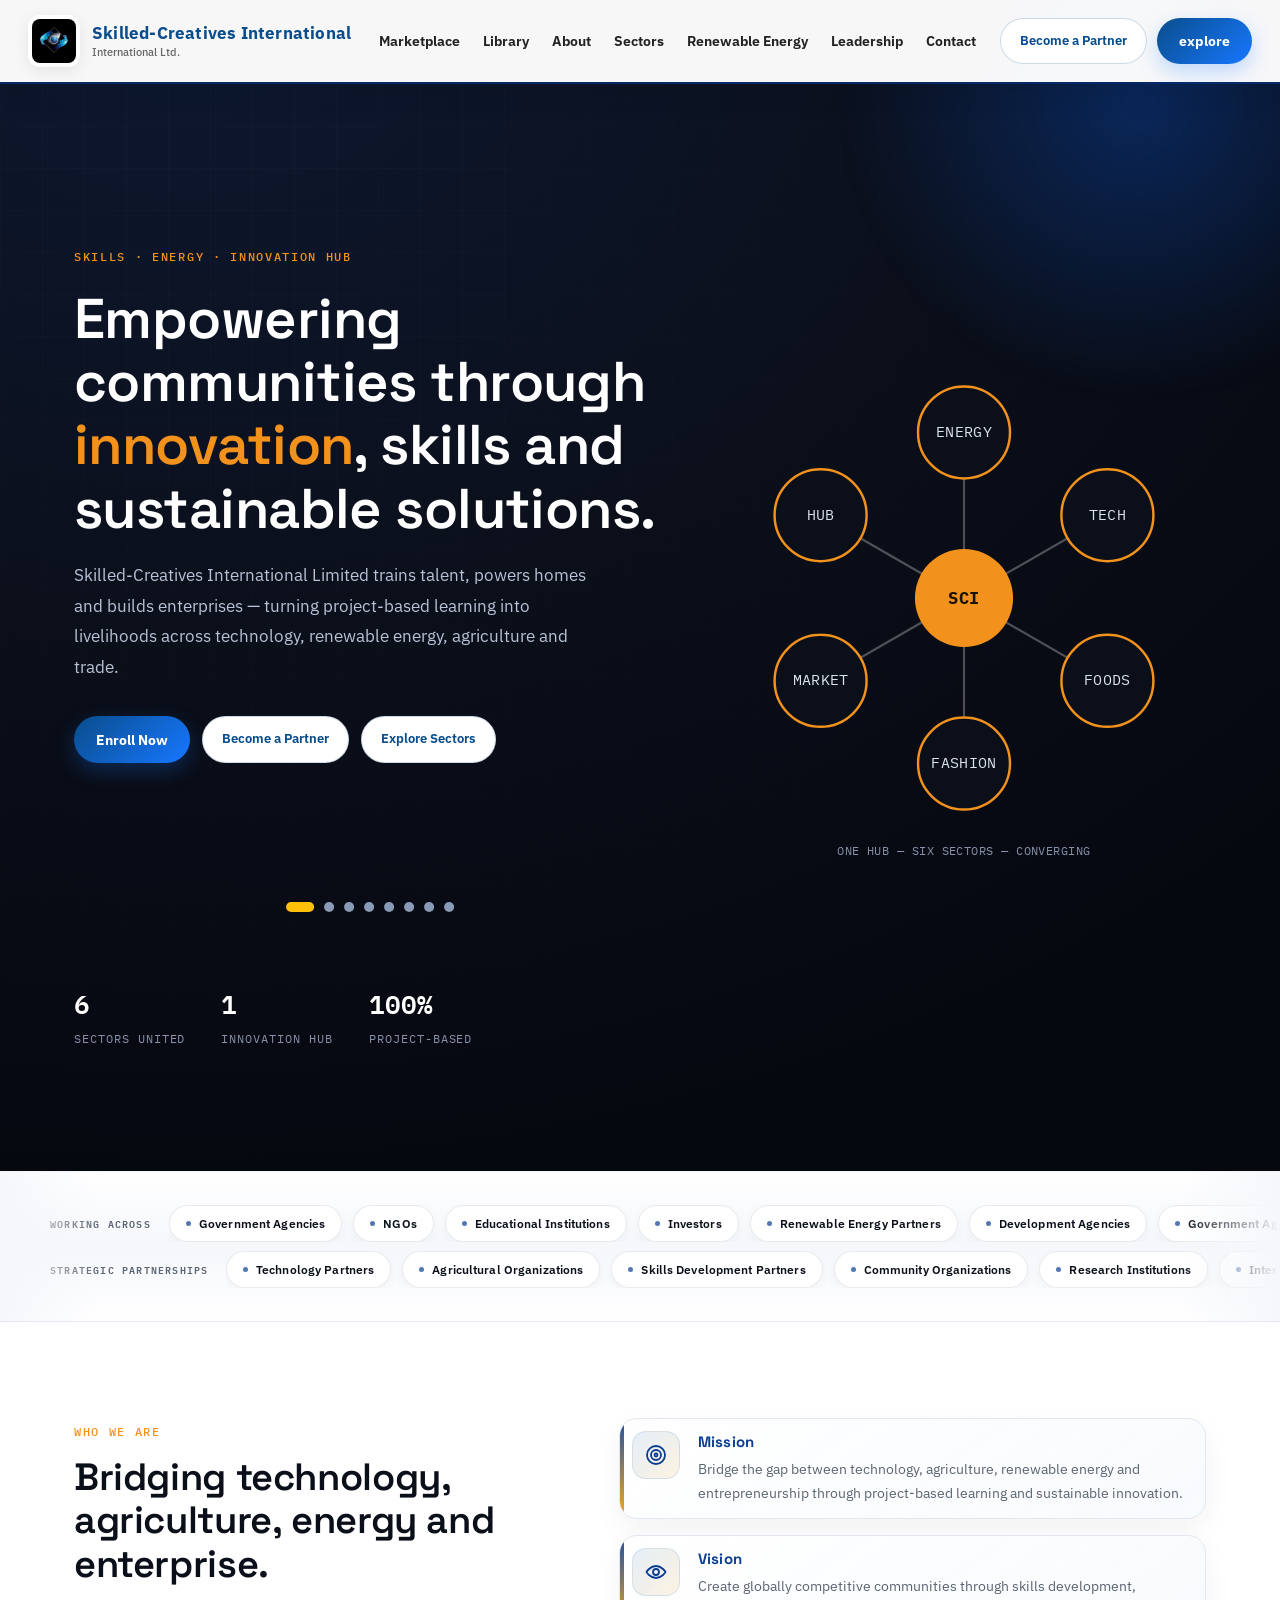
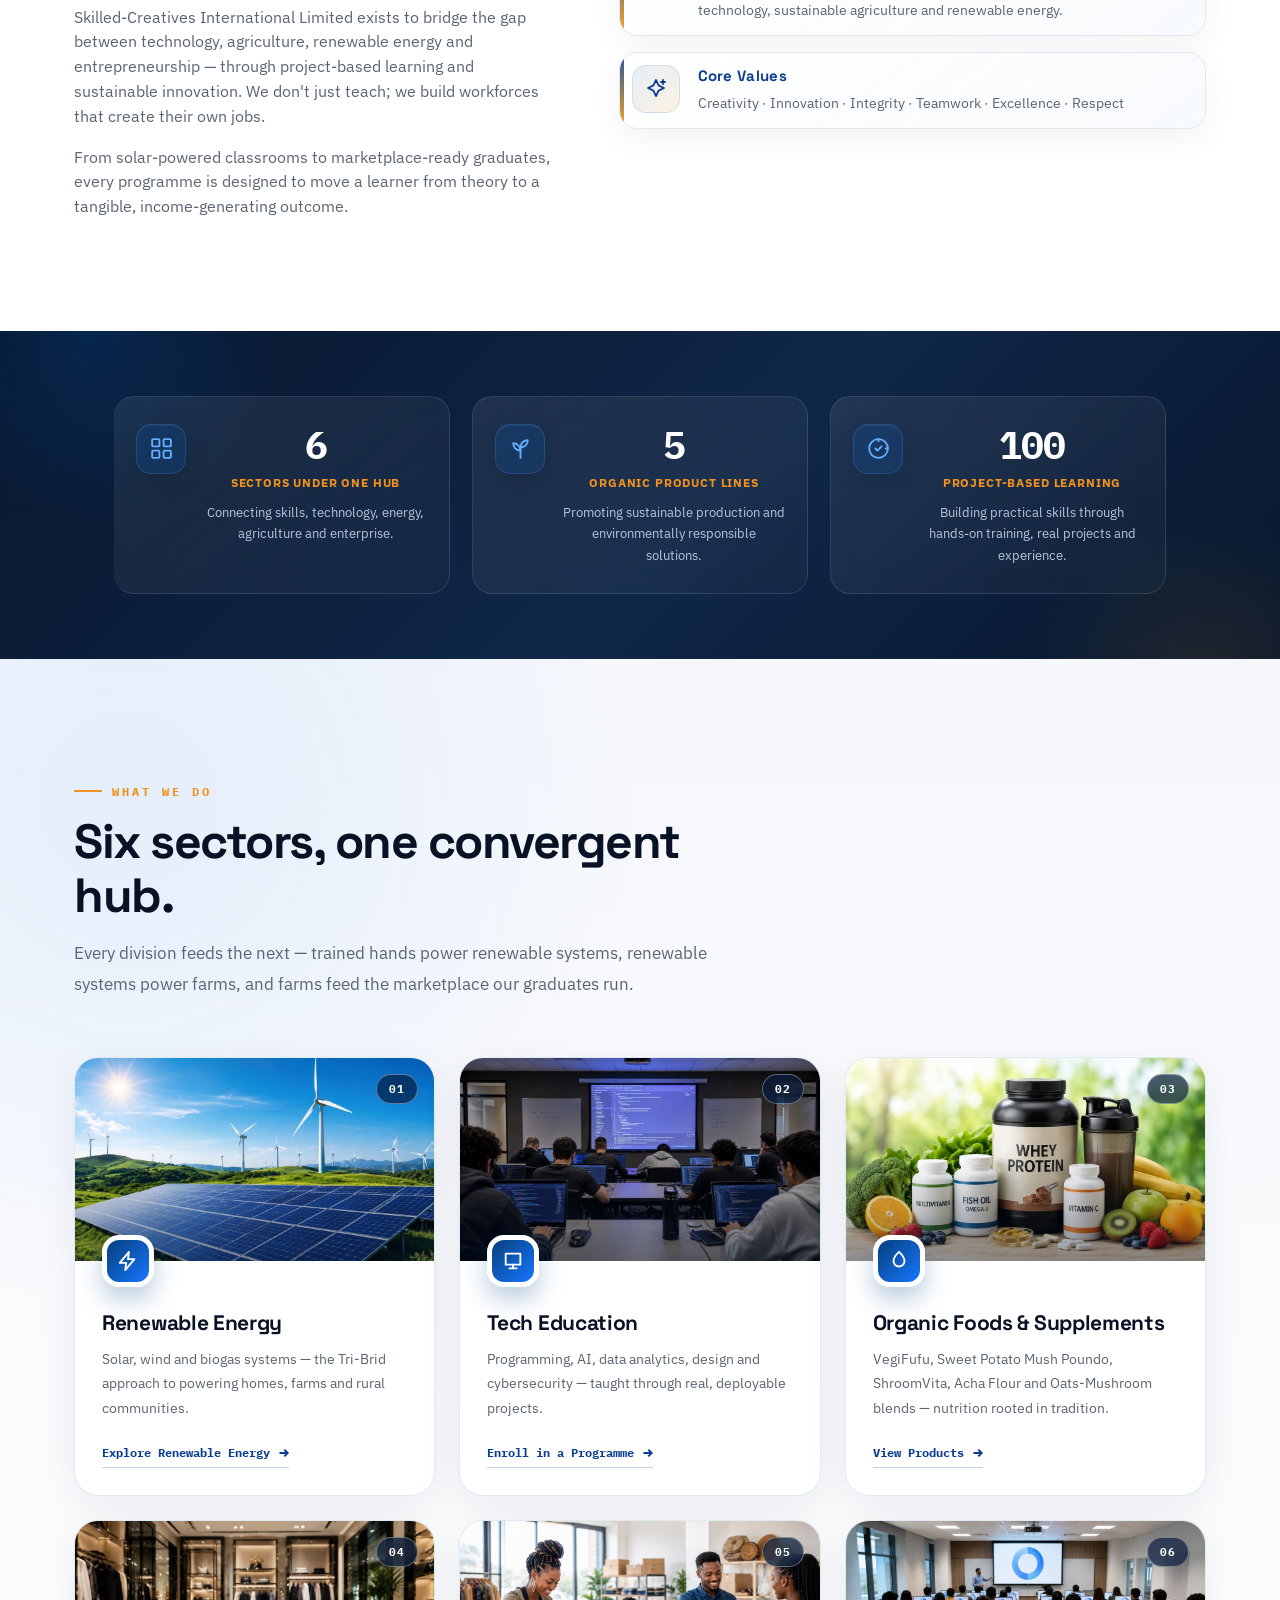
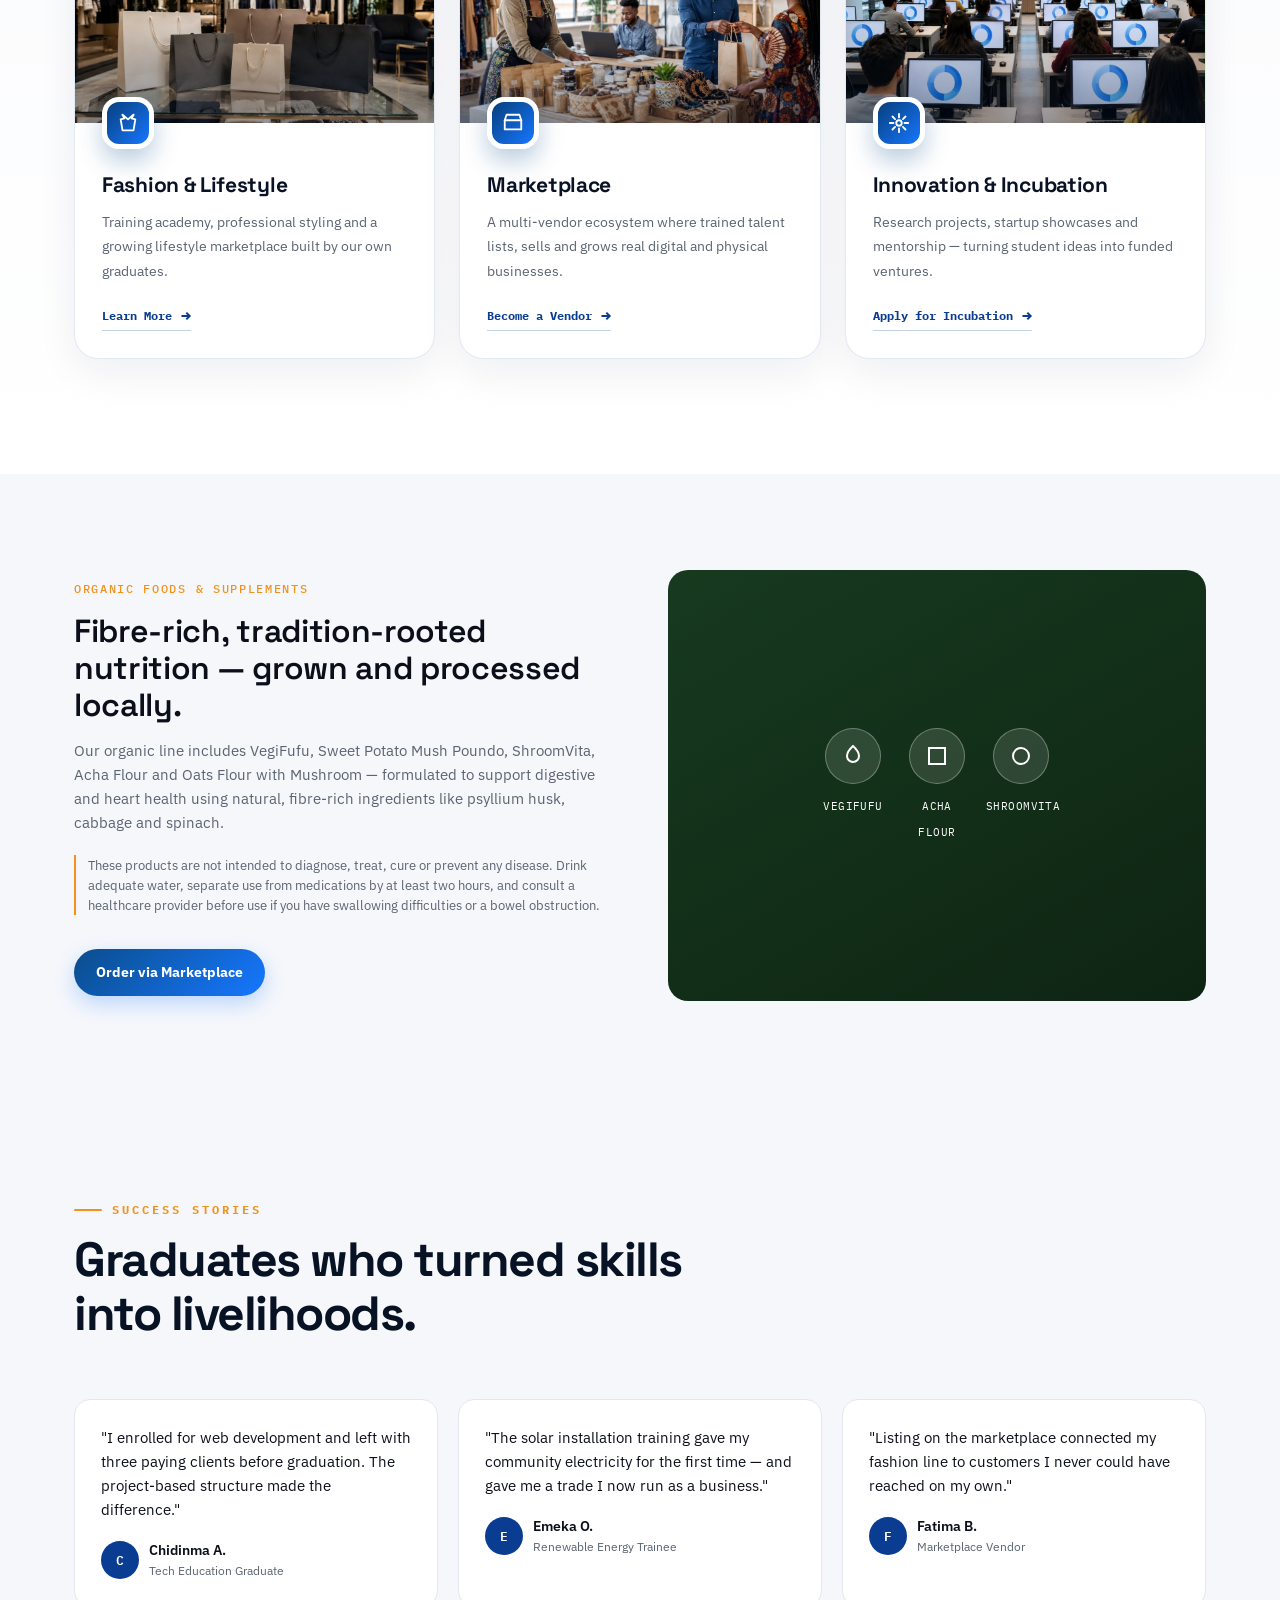
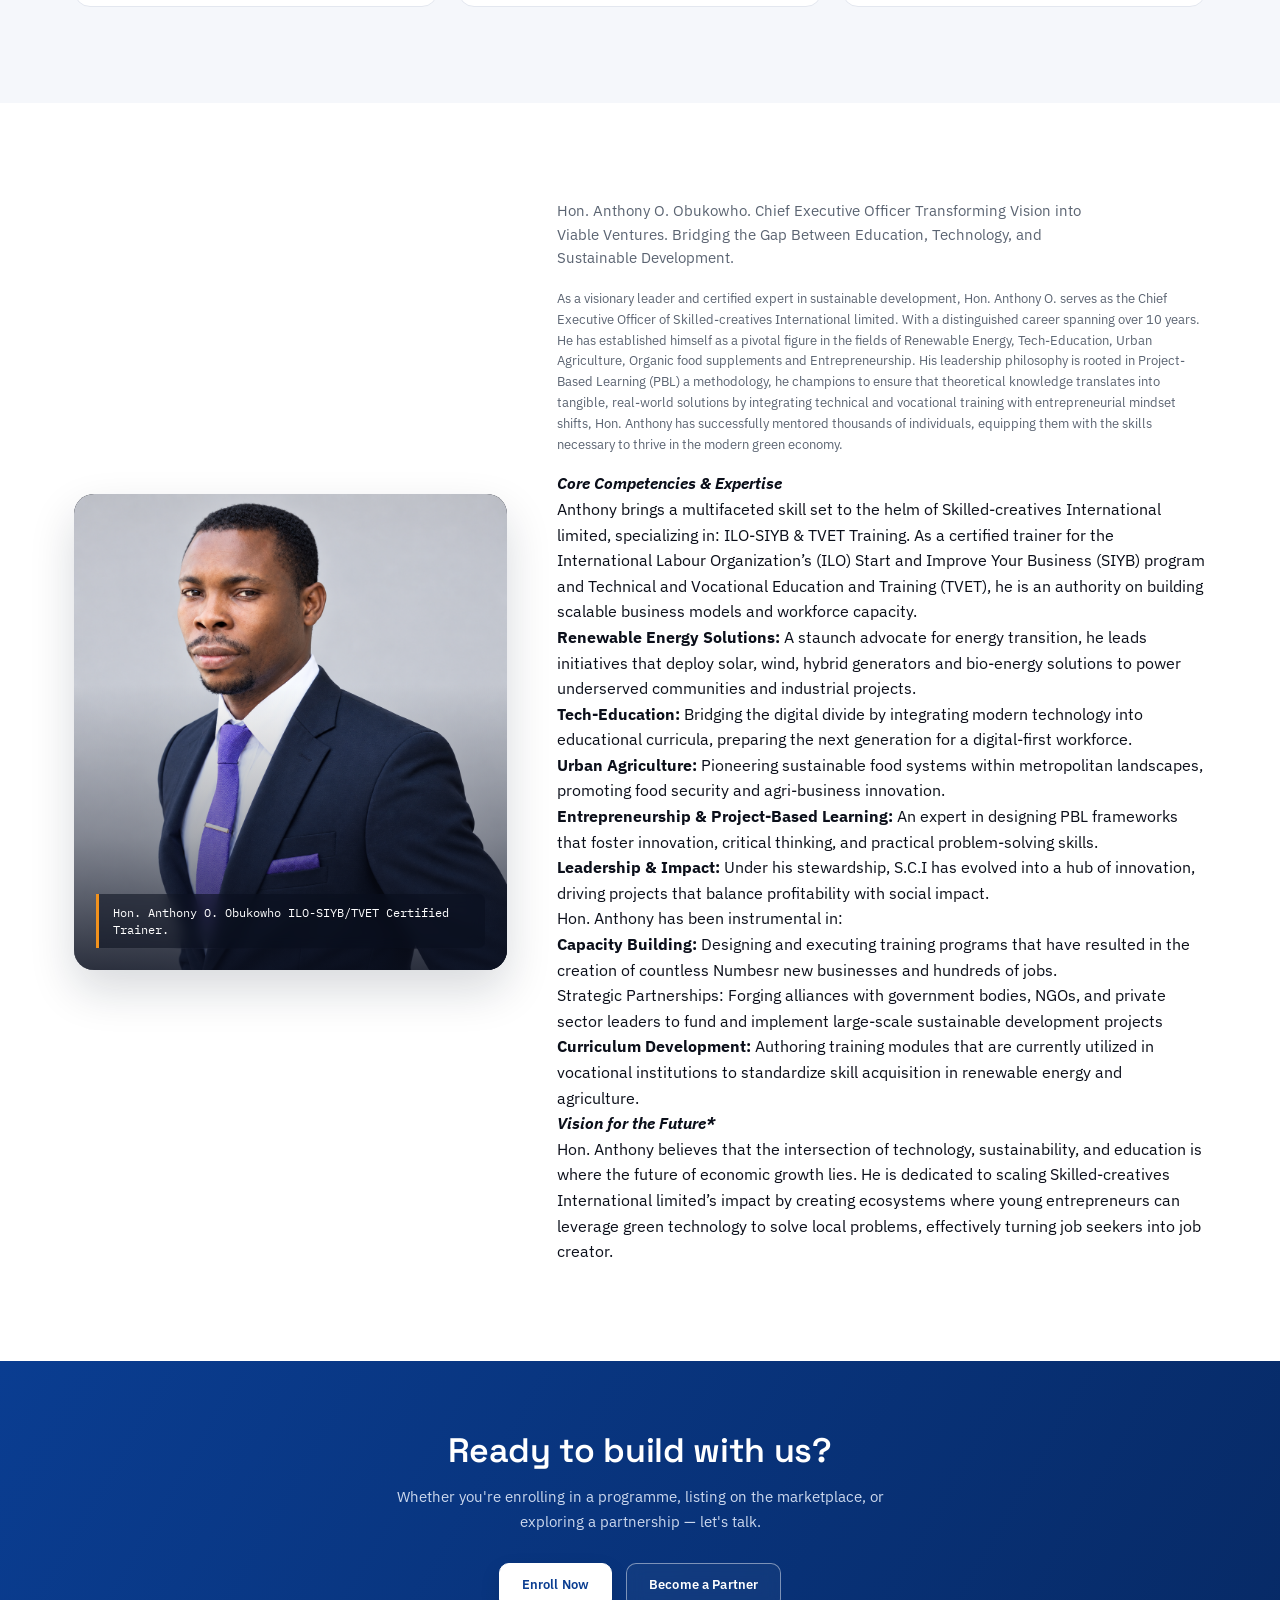
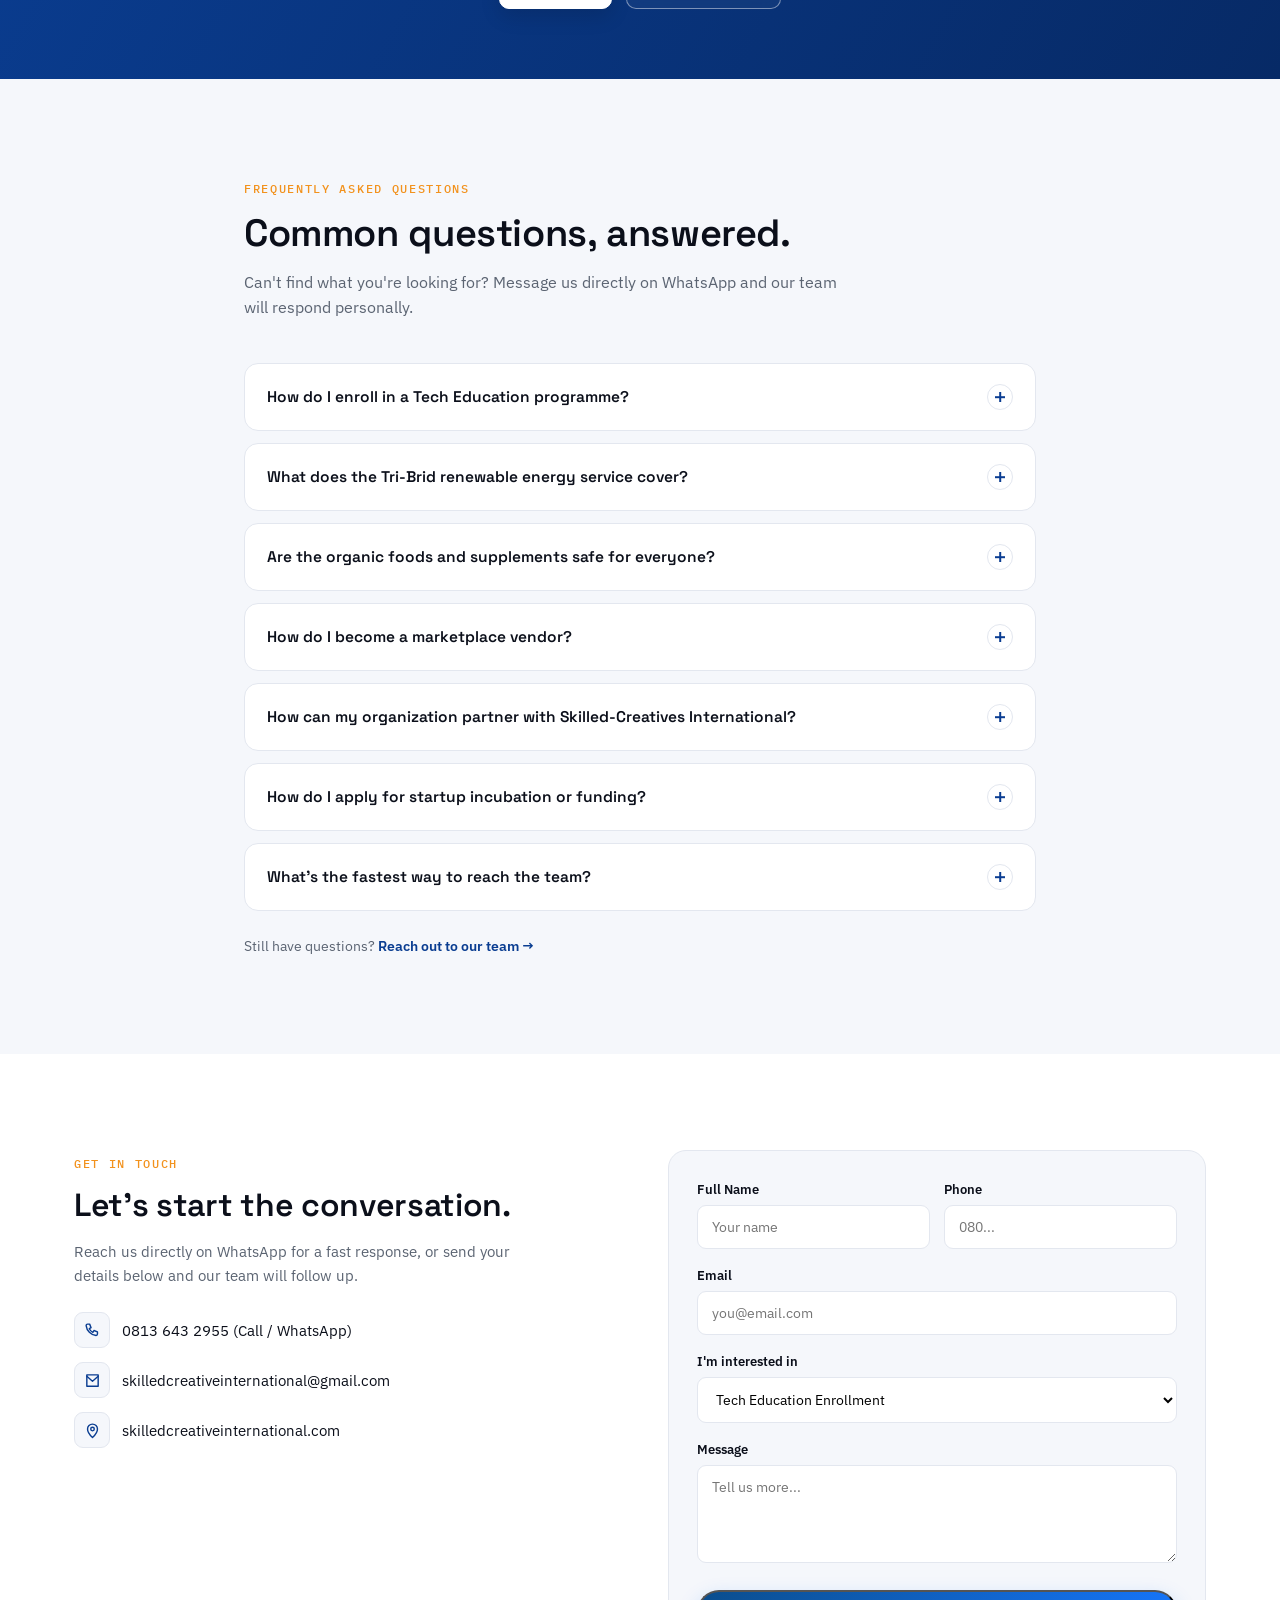
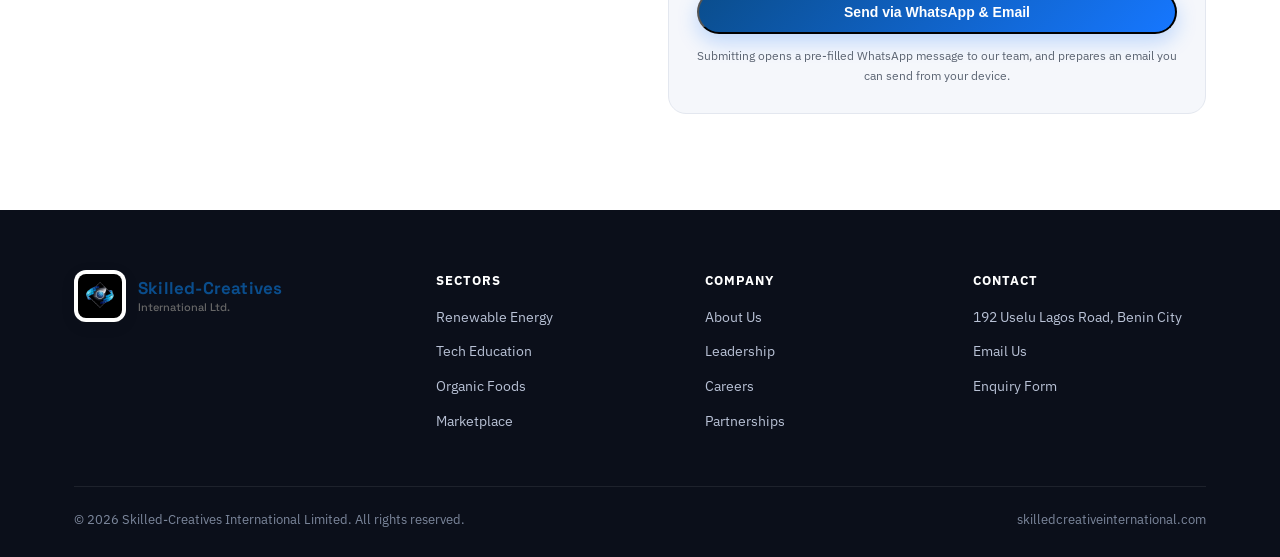
<file: index.html>
<!DOCTYPE html>
<html lang="en">
<head>
<meta charset="UTF-8">
<meta name="viewport" content="width=device-width, initial-scale=1.0">
<title>Skilled-Creatives International Limited | Skills, Energy &amp; Innovation Hub</title>
<meta name="description" content="Skilled-Creatives International Limited — empowering communities through tech education, renewable energy, organic wellness, fashion, and enterprise development.">
<link rel="preconnect" href="https://fonts.googleapis.com">
<link rel="preconnect" href="https://fonts.gstatic.com" crossorigin>
<link href="https://fonts.googleapis.com/css2?family=Space+Grotesk:wght@400;500;600;700&family=IBM+Plex+Sans:wght@400;500;600;700&family=IBM+Plex+Mono:wght@500&display=swap" rel="stylesheet">
<style>
  :root{
    --blue:#0A3D91;
    --blue-deep:#072a66;
    --ink:#0B0F1A;
    --white:#FFFFFF;
    --orange:#F2921D;
    --cloud:#F5F7FB;
    --slate:#5B6472;
    --line:#E3E7EF;
    --display: 'Space Grotesk', sans-serif;
    --body: 'IBM Plex Sans', sans-serif;
    --mono: 'IBM Plex Mono', monospace;
  }
  *{margin:0;padding:0;box-sizing:border-box;}
  html{scroll-behavior:smooth;}
  body{font-family:var(--body);color:var(--ink);background:var(--white);line-height:1.6;overflow-x:hidden;}
  img,svg{display:block;max-width:100%;}
  a{color:inherit;text-decoration:none;}
  ul{list-style:none;}
  .wrap{max-width:1180px;margin:0 auto;padding:0 24px;}
  h1,h2,h3,h4{font-family:var(--display);font-weight:600;line-height:1.15;letter-spacing:-0.01em;}
  .eyebrow{font-family:var(--mono);font-size:12px;letter-spacing:0.14em;text-transform:uppercase;color:var(--orange);font-weight:500;}
  section{padding:96px 0;}
  @media(max-width:720px){section{padding:64px 0;}}

  :focus-visible{outline:2px solid var(--orange);outline-offset:3px;}
  @media (prefers-reduced-motion: reduce){
    *{animation-duration:0.01ms !important;animation-iteration-count:1 !important;transition-duration:0.01ms !important;scroll-behavior:auto !important;}
  }
/* PREMIUM HEADER */



/* =========================================
   HEADER
========================================= */

.site-header {
  position: fixed;
  top: 0;
  left: 0;

  width: 100%;
  z-index: 2000;

  background: rgba(255, 255, 255, 0.97);

  backdrop-filter: blur(20px);
  -webkit-backdrop-filter: blur(20px);

  border-bottom: 2px solid #072a66;

  box-shadow:
    0 6px 30px rgba(0, 0, 0, 0.08);
}


/* =========================================
   NAVIGATION CONTAINER
========================================= */

.nav {
  width: 100%;
  max-width: 1400px;
  min-height: 82px;

  margin: 0 auto;
  padding: 12px 28px;

  display: flex;
  align-items: center;
  justify-content: space-between;

  gap: 24px;
}


/* =========================================
   LOGO
========================================= */

.logo {
  display: flex;
  align-items: center;

  gap: 12px;

  text-decoration: none;

  min-width: 0;
  flex-shrink: 0;
}

.logo img {
  width: 52px;
  height: 52px;

  object-fit: contain;

  border-radius: 12px;

  background: #ffffff;
  padding: 4px;

  box-shadow:
    0 4px 15px rgba(0, 0, 0, 0.08);

  flex-shrink: 0;
}

.logo-text {
  display: flex;
  flex-direction: column;

  line-height: 1.1;

  min-width: 0;
}

.logo-title {
  color: #0a4d8c;

  font-size: 17px;
  font-weight: 800;

  letter-spacing: 0.2px;

  white-space: nowrap;
}

.logo-subtitle {
  margin-top: 3px;

  color: #666666;

  font-size: 11px;
  font-weight: 500;
}


/* =========================================================
   HERO — SKILLED-CREATIVES INTERNATIONAL
   ========================================================= */

.hero {
  position: relative;
  isolation: isolate;
  padding: 130px 0 90px;
  background:
    radial-gradient(
      120% 100% at 15% 0%,
      #0d1830 0%,
      var(--ink) 55%,
      #060810 100%
    );
  color: #fff;
  overflow: hidden;
}

/* BACKGROUND GRID */

.hero-grid-bg {
  position: absolute;
  inset: 0;
  opacity: .35;
  background-image:
    linear-gradient(
      rgba(255,255,255,.05) 1px,
      transparent 1px
    ),
    linear-gradient(
      90deg,
      rgba(255,255,255,.05) 1px,
      transparent 1px
    );
  background-size: 42px 42px;
  mask-image:
    radial-gradient(
      circle at 20% 20%,
      black,
      transparent 70%
    );
  pointer-events: none;
}

.hero-glow {
  position: absolute;
  width: 640px;
  height: 640px;
  border-radius: 50%;
  background:
    radial-gradient(
      circle,
      rgba(10,61,145,.55),
      transparent 65%
    );
  top: -220px;
  right: -180px;
  filter: blur(10px);
  pointer-events: none;
}

/* MAIN TWO-COLUMN LAYOUT */

.hero .wrap {
  display: grid;
  grid-template-columns: 1.1fr .9fr;
  gap: 45px;
  align-items: center;
  position: relative;
  z-index: 2;
}

/* =========================================================
   SLIDER
   ========================================================= */

.hero-slider {
  position: relative;
  display: grid;
  grid-template-columns: minmax(0, 1fr);
  min-width: 0;
  min-height: 610px;
  align-items: center;
}

.hero-slide {
  grid-area: 1 / 1;
  width: 100%;
  min-width: 0;
  opacity: 0;
  visibility: hidden;
  pointer-events: none;
  transform: translateX(35px);

  transition:
    opacity .7s ease,
    transform .7s ease,
    visibility .7s ease;
}

.hero-slide.active {
  opacity: 1;
  visibility: visible;
  pointer-events: auto;
  transform: translateX(0);
  z-index: 2;
}

/* TEXT SLIDE */

.hero-content {
  max-width: 760px;
  padding: 30px 0 75px;
}

.hero h1 {
  font-size: clamp(34px, 4.6vw, 56px);
  line-height: 1.13;
  margin: 18px 0 20px;
  color: #fff;
}

.hero h1 span {
  color: var(--orange);
}

.hero p.lead {
  font-size: 17px;
  line-height: 1.8;
  color: #B9C2D6;
  max-width: 520px;
  margin-bottom: 34px;
}

.hero-actions {
  display: flex;
  flex-wrap: wrap;
  gap: 12px;
  margin-bottom: 35px;
}

/* =========================================================
   IMAGE SLIDES
   ========================================================= */

.hero-image-content {
  width: 100%;
  display: flex;
  flex-direction: column;
  align-items: center;
  justify-content: center;
  gap: 17px;
  padding: 20px 0 70px;
}

.hero-poster {
  display: block;
  width: min(100%, 560px);
  max-height: 460px;
  height: auto;
  object-fit: contain;
  border-radius: 16px;

  box-shadow:
    0 20px 55px rgba(0,0,0,.3);
}

/* SLIDE CAPTION */

.slide-caption {
  width: min(100%, 560px);
  text-align: center;
  color: #fff;
  padding: 10px 15px;
  box-sizing: border-box;
}

.slide-caption h2 {
  color: #ffc107;
  font-size: clamp(22px, 3vw, 32px);
  line-height: 1.25;
  margin: 0 0 12px;
}

.slide-caption p {
  color: #e4eaf5;
  font-size: 15px;
  line-height: 1.8;
  margin: 0 0 20px;
}

/* =========================================================
   SLIDER DOTS
   ========================================================= */

.hero-slider-dots {
  position: absolute;
  z-index: 5;
  bottom: 15px;
  left: 50%;
  transform: translateX(-50%);

  display: flex;
  justify-content: center;
  align-items: center;
  flex-wrap: wrap;
  gap: 10px;
  width: 100%;
}

.slider-dot {
  width: 10px;
  height: 10px;
  flex: 0 0 auto;
  padding: 0;
  border: none;
  border-radius: 50%;
  background: #8a9bb8;
  cursor: pointer;

  transition:
    width .3s ease,
    background .3s ease;
}

.slider-dot.active {
  width: 28px;
  border-radius: 20px;
  background: #ffc107;
}

/* =========================================================
   STATS + HUB POSITIONING
   Works with the previous corrected HTML
   ========================================================= */

.hero-bottom {
  display: contents;
}

.hero-stats {
  grid-column: 1;
  grid-row: 2;

  display: flex;
  justify-content: flex-start;
  align-items: center;
  flex-wrap: wrap;
  gap: 35px;
  padding-bottom: 10px;
}

.stat {
  font-family: var(--mono);
}

.stat .num {
  display: block;
  font-size: 26px;
  font-weight: 600;
  color: #fff;
}

.stat .lbl {
  font-size: 11px;
  color: #8791A8;
  text-transform: uppercase;
  letter-spacing: .08em;
}

/* =========================================================
   SIGNATURE HUB DIAGRAM
   ========================================================= */

.hero-hub {
  grid-column: 2;
  grid-row: 1 / span 2;
  align-self: center;
  min-width: 0;
}

.hub-wrap {
  position: relative;
  aspect-ratio: 1 / 1;
  width: 100%;
  max-width: 460px;
  margin: 0 auto;
}

.hub-svg {
  display: block;
  width: 100%;
  height: 100%;
  overflow: visible;
}

.hub-line {
  stroke: rgba(255,255,255,.28);
  stroke-width: 1.4;
  fill: none;
  stroke-dasharray: 280;
  stroke-dashoffset: 280;
  animation: draw 1.6s ease forwards;
}

.hub-node {
  transform-origin: center;
  opacity: 0;
  animation: pop .5s ease forwards;
}

.hub-node circle {
  fill: var(--ink);
  stroke: var(--orange);
  stroke-width: 1.6;
}

.hub-node.center circle {
  fill: var(--orange);
  stroke: none;
}

.hub-node text {
  font-family: var(--mono);
  font-size: 9.5px;
  fill: #DCE2EE;
  letter-spacing: .02em;
}

.hub-node.center text {
  fill: #1a1200;
  font-weight: 700;
  font-size: 11px;
}

@keyframes draw {
  to {
    stroke-dashoffset: 0;
  }
}

@keyframes pop {
  to {
    opacity: 1;
  }
}

.hub-caption {
  text-align: center;
  font-family: var(--mono);
  font-size: 11.5px;
  color: #8791A8;
  margin-top: 14px;
  letter-spacing: .04em;
}

/* =========================================================
   TABLET
   ========================================================= */

@media (max-width: 940px) {

  .hero {
    padding: 100px 0 65px;
  }

  .hero .wrap {
    grid-template-columns: 1fr;
    gap: 25px;
  }

  .hero-slider {
    grid-column: 1;
    grid-row: 1;
    min-height: 590px;
  }

  .hero-stats {
    grid-column: 1;
    grid-row: 2;
    justify-content: center;
  }

  .hero-hub {
    grid-column: 1;
    grid-row: 3;
  }

  .hero-content {
    max-width: 700px;
  }

  .hero-poster {
    max-height: 500px;
  }

  .hub-wrap {
    max-width: 380px;
  }
}

/* =========================================================
   MOBILE
   ========================================================= */

@media (max-width: 600px) {

  .hero {
    padding: 85px 0 50px;
  }

  .hero .wrap {
    gap: 20px;
  }

  .hero-slider {
    min-height: 0;
    padding-bottom: 50px;
  }

  .hero-content {
    padding: 30px 0 20px;
  }

  .hero h1 {
    font-size: clamp(32px, 9vw, 42px);
    line-height: 1.15;
  }

  .hero p.lead {
    font-size: 15px;
    line-height: 1.75;
  }

  .hero-actions {
    gap: 10px;
    margin-bottom: 20px;
  }

  .hero-image-content {
    gap: 12px;
    padding: 12px 0 20px;
  }

  .hero-poster {
    width: 100%;
    max-height: none;
    border-radius: 12px;
  }

  .slide-caption {
    padding: 8px 5px;
  }

  .slide-caption h2 {
    font-size: 23px;
  }

  .slide-caption p {
    font-size: 14px;
    line-height: 1.7;
  }

  .hero-slider-dots {
    bottom: 8px;
    gap: 8px;
  }

  .slider-dot {
    width: 8px;
    height: 8px;
  }

  .slider-dot.active {
    width: 23px;
  }

  .hero-stats {
    justify-content: space-around;
    gap: 15px;
    text-align: center;
  }

  .stat .num {
    font-size: 23px;
  }

  .stat .lbl {
    font-size: 9px;
  }

  .hub-wrap {
    max-width: 300px;
  }

  .hub-caption {
    font-size: 10px;
  }
}

/* =========================================================
   REDUCED MOTION
   ========================================================= */

@media (prefers-reduced-motion: reduce) {

  .hero-slide,
  .slider-dot {
    transition: none;
  }

  .hub-line,
  .hub-node {
    animation: none;
    opacity: 1;
    stroke-dashoffset: 0;
  }
}


/* =========================================
   DESKTOP NAVIGATION LINKS
========================================= */

.nav-links {
  display: flex;
  align-items: center;
  justify-content: center;

  gap: clamp(14px, 1.8vw, 30px);

  list-style: none;

  margin: 0 0 0 auto;
  padding: 0;
}

.nav-item {
  flex-shrink: 0;
}

.nav-item a {
  display: flex;
  align-items: center;

  color: #222222;

  font-size: 14px;
  font-weight: 650;

  text-decoration: none;
  white-space: nowrap;

  transition:
    color 0.25s ease,
    transform 0.25s ease;
}

.nav-item a:hover {
  color: #0a4d8c;
  transform: translateY(-2px);
}

/* Hide mobile-only parts on desktop */
.nav-number,
.nav-arrow,
.side-nav-header,
.side-nav-label,
.side-nav-bottom {
  display: none;
}


/* =========================================
   HEADER BUTTON AREA
========================================= */

.nav-cta {
  display: flex;
  align-items: center;

  gap: 10px;

  flex-shrink: 0;
}

.btn {
  display: inline-flex;
  align-items: center;
  justify-content: center;

  text-decoration: none;
  white-space: nowrap;
}


/* Primary button */

.btn-primary {
  padding: 12px 22px;

  border-radius: 50px;

  color: #ffffff;

  background:
    linear-gradient(
      135deg,
      #0a4d8c,
      #1677ff
    );

  font-size: 14px;
  font-weight: 700;

  box-shadow:
    0 8px 20px rgba(22, 119, 255, 0.25);

  transition:
    transform 0.3s ease,
    box-shadow 0.3s ease;
}

.btn-primary:hover {
  transform: translateY(-2px);

  box-shadow:
    0 12px 25px rgba(22, 119, 255, 0.32);
}


/* Ghost button */

.btn-ghost {
  padding: 12px 19px;

  border: 1px solid rgba(10, 77, 140, 0.2);
  border-radius: 50px;

  color: #0a4d8c;
  background: #ffffff;

  font-size: 13px;
  font-weight: 650;

  transition:
    background 0.25s ease,
    border-color 0.25s ease;
}

.btn-ghost:hover {
  background: #f4f8ff;
  border-color: rgba(10, 77, 140, 0.4);
}


/* =========================================
   HAMBURGER BUTTON
========================================= */

.menu-toggle {
  width: 44px;
  height: 44px;

  display: none;
  flex-direction: column;
  align-items: center;
  justify-content: center;

  gap: 5px;

  border: 1px solid rgba(10, 77, 140, 0.15);
  border-radius: 50%;

  background: #f5f9ff;

  cursor: pointer;
}

.menu-toggle span {
  width: 20px;
  height: 2px;

  display: block;

  border-radius: 5px;

  background: #0a4d8c;
}


/* =========================================
   OVERLAY — HIDDEN ON DESKTOP
========================================= */

.nav-overlay {
  display: none;
}


/* =========================================
   SMALL LAPTOPS AND TABLETS
========================================= */

@media (max-width: 1100px) {

  .nav {
    min-height: 76px;
    padding: 10px 22px;
  }

  .logo img {
    width: 48px;
    height: 48px;
  }

  .logo-title {
    font-size: 15px;
  }

  .logo-subtitle {
    font-size: 10px;
  }

  /* Side navigation */
  .nav-links {
    position: fixed;

    top: 0;
    bottom: 0;
    left: 0;

    width: min(390px, 88vw);
    height: 100vh;
    height: 100dvh;

    margin: 0;
    padding: 0;

    display: flex;
    flex-direction: column;
    align-items: stretch;
    justify-content: flex-start;

    gap: 0;

    background:
      linear-gradient(
        180deg,
        #ffffff 0%,
        #f8fbff 100%
      );

    z-index: 2000;

    overflow-x: hidden;
    overflow-y: auto;

    transform: translateX(-105%);

    transition:
      transform 0.45s cubic-bezier(0.77, 0, 0.18, 1);

    box-shadow:
      15px 0 50px rgba(0, 0, 0, 0.18);
  }

  .nav-links.open {
    transform: translateX(0);
  }


  /* Mobile side header */

  .side-nav-header {
    position: relative;

    width: 100%;

    padding: 22px 65px 20px 22px;

    display: flex;
    align-items: center;
    justify-content: space-between;

    border-bottom:
      1px solid rgba(10, 77, 140, 0.1);

    background: rgba(255, 255, 255, 0.98);
  }

  .side-brand {
    display: flex;
    align-items: center;

    gap: 11px;
  }

  .side-brand img {
    width: 46px;
    height: 46px;

    object-fit: contain;

    padding: 4px;

    border-radius: 11px;

    background: #ffffff;

    box-shadow:
      0 5px 18px rgba(0, 0, 0, 0.1);

    flex-shrink: 0;
  }

  .side-brand div {
    display: flex;
    flex-direction: column;

    line-height: 1.15;
  }

  .side-brand strong {
    color: #0a4d8c;

    font-size: 15px;
    font-weight: 800;
  }

  .side-brand span {
    margin-top: 4px;

    color: #777777;

    font-size: 10px;

    letter-spacing: 0.4px;
  }


  /* Close button */

  .side-close {
    position: absolute;

    top: 15px;
    right: 15px;

    width: 40px;
    height: 40px;

    display: flex;
    align-items: center;
    justify-content: center;

    border:
      1px solid rgba(10, 77, 140, 0.12);

    border-radius: 50%;

    color: #0a4d8c;
    background: #f6f9fc;

    font-size: 27px;
    font-weight: 300;
    line-height: 1;

    cursor: pointer;

    transition:
      color 0.25s ease,
      background 0.25s ease,
      transform 0.25s ease;
  }

  .side-close:hover {
    color: #ffffff;
    background: #0a4d8c;

    transform: rotate(90deg);
  }


  /* Menu label */

  .side-nav-label {
    width: 100%;

    display: block;

    padding: 27px 27px 11px;
  }

  .side-nav-label span {
    color: #f39a27;

    font-size: 10px;
    font-weight: 800;

    letter-spacing: 3px;
  }


  /* Mobile navigation items */

  .nav-item {
    width: 100%;

    padding: 0 18px;
  }

  .nav-item a {
    width: 100%;

    display: grid;

    grid-template-columns: 35px minmax(0, 1fr) 25px;
    align-items: center;

    gap: 10px;

    padding: 17px 10px;

    color: #17202a;

    border-bottom:
      1px solid rgba(10, 77, 140, 0.07);

    font-size: 15px;
    font-weight: 650;

    white-space: normal;

    transition:
      color 0.25s ease,
      background 0.25s ease,
      padding 0.25s ease;
  }

  .nav-item a:hover {
    color: #0a4d8c;

    background:
      linear-gradient(
        90deg,
        rgba(10, 77, 140, 0.07),
        transparent
      );

    transform: none;
    padding-left: 16px;
  }

  .nav-number {
    display: block;

    color: #9aa6b2;

    font-size: 10px;
    font-weight: 700;

    letter-spacing: 1px;
  }

  .nav-name {
    min-width: 0;
  }

  .nav-arrow {
    display: block;

    color: #0a4d8c;

    font-size: 18px;

    opacity: 0.45;

    transition:
      opacity 0.25s ease,
      transform 0.25s ease;
  }

  .nav-item a:hover .nav-arrow {
    opacity: 1;
    transform: translateX(4px);
  }


  /* Bottom mobile CTA */

  .side-nav-bottom {
    width: 100%;

    display: block;

    margin-top: auto;
    padding: 24px 22px 28px;

    border-top:
      1px solid rgba(10, 77, 140, 0.08);

    background:
      linear-gradient(
        180deg,
        rgba(245, 249, 253, 0.5),
        #ffffff
      );
  }

  .side-enroll {
    width: 100%;

    padding: 15px 18px;

    display: flex;
    align-items: center;
    justify-content: space-between;

    border-radius: 14px;

    color: #ffffff;

    background:
      linear-gradient(
        135deg,
        #0a4d8c,
        #1677ff
      );

    font-size: 14px;
    font-weight: 750;

    text-decoration: none;

    box-shadow:
      0 10px 25px rgba(10, 77, 140, 0.22);

    transition:
      transform 0.25s ease,
      box-shadow 0.25s ease;
  }

  .side-enroll:hover {
    transform: translateY(-2px);

    box-shadow:
      0 14px 30px rgba(10, 77, 140, 0.3);
  }

  .side-enroll span:last-child {
    font-size: 19px;
  }

  .side-nav-bottom p {
    margin: 17px 0 0;

    color: #9aa6b2;

    font-size: 9px;
    font-weight: 700;

    letter-spacing: 1.5px;
    line-height: 1.5;

    text-align: center;
    text-transform: uppercase;
  }


  /* Show menu toggle */

  .menu-toggle {
    display: flex;
  }


  /* Hide partner button */

  .btn-ghost {
    display: none;
  }


  /* Overlay */

  .nav-overlay {
    position: fixed;

    inset: 0;

    display: block;

    z-index: 1500;

    background: rgba(3, 12, 25, 0.58);

    backdrop-filter: blur(3px);
    -webkit-backdrop-filter: blur(3px);

    opacity: 0;
    visibility: hidden;
    pointer-events: none;

    transition:
      opacity 0.35s ease,
      visibility 0.35s ease;
  }

  .nav-overlay.active {
    opacity: 1;
    visibility: visible;
    pointer-events: auto;
  }

  body.menu-open {
    overflow: hidden;
  }
}


/* =========================================
   MOBILE
========================================= */

@media (max-width: 768px) {

  .nav {
    min-height: 70px;

    padding: 10px 15px;

    gap: 10px;
  }

  .logo {
    gap: 9px;

    min-width: 0;
  }

  .logo img {
    width: 44px;
    height: 44px;

    border-radius: 10px;
  }

  .logo-text {
    max-width: 190px;
  }

  .logo-title {
    font-size: 14px;

    overflow: hidden;
    text-overflow: ellipsis;
    white-space: nowrap;
  }

  .logo-subtitle {
    font-size: 9px;
  }

  .nav-cta {
    gap: 7px;
  }

  .btn-primary {
    padding: 10px 16px;

    font-size: 12px;
  }

  .menu-toggle {
    width: 40px;
    height: 40px;
  }

  .menu-toggle span {
    width: 18px;
  }
}


/* =========================================
   SMALL MOBILE
========================================= */

@media (max-width: 480px) {

  .nav {
    padding: 9px 11px;
  }

  .logo img {
    width: 41px;
    height: 41px;
  }

  .logo-text {
    max-width: 145px;
  }

  .logo-title {
    font-size: 12px;
  }

  .logo-subtitle {
    font-size: 8px;
  }

  .btn-primary {
    padding: 9px 13px;

    font-size: 11px;
  }

  .menu-toggle {
    width: 38px;
    height: 38px;
  }

  .nav-links {
    width: min(350px, 90vw);
  }
}


/* =========================================
   VERY SMALL MOBILE
========================================= */

@media (max-width: 370px) {

  .logo-text {
    max-width: 115px;
  }

  .logo-title {
    font-size: 11px;
  }

  .btn-primary {
    display: none;
  }
}


  /* ===== Hero ===== */
  .hero{position:relative;padding:168px 0 110px;background:radial-gradient(120% 100% at 15% 0%, #0d1830 0%, var(--ink) 55%, #060810 100%);color:#fff;overflow:hidden;}
  .hero .wrap{display:grid;grid-template-columns:1.1fr 0.9fr;gap:56px;align-items:center;position:relative;z-index:2;}
  @media(max-width:940px){.hero .wrap{grid-template-columns:1fr;}}
  .hero-grid-bg{position:absolute;inset:0;opacity:0.35;background-image:linear-gradient(rgba(255,255,255,0.05) 1px,transparent 1px),linear-gradient(90deg,rgba(255,255,255,0.05) 1px,transparent 1px);background-size:42px 42px;mask-image:radial-gradient(circle at 20% 20%, black, transparent 70%);}
  .hero-glow{position:absolute;width:640px;height:640px;border-radius:50%;background:radial-gradient(circle,rgba(10,61,145,0.55),transparent 65%);top:-220px;right:-180px;filter:blur(10px);}
  .hero h1{font-size:clamp(34px,4.6vw,56px);margin:18px 0 20px;color:#fff;}
  .hero h1 span{color:var(--orange);}
  .hero p.lead{font-size:17px;color:#B9C2D6;max-width:520px;margin-bottom:34px;}
  .hero-actions{display:flex;flex-wrap:wrap;gap:12px;margin-bottom:44px;}
  .hero-stats{display:flex;gap:36px;flex-wrap:wrap;}
  .stat{font-family:var(--mono);}
  .stat .num{font-size:26px;font-weight:600;color:#fff;display:block;}
  .stat .lbl{font-size:12px;color:#8791A8;text-transform:uppercase;letter-spacing:.08em;}

  /* signature hub diagram */
  .hub-wrap{position:relative;aspect-ratio:1/1;max-width:460px;margin:0 auto;}
  .hub-svg{width:100%;height:100%;overflow:visible;}
  .hub-line{stroke:rgba(255,255,255,0.28);stroke-width:1.4;fill:none;stroke-dasharray:280;stroke-dashoffset:280;animation:draw 1.6s ease forwards;}
  .hub-node{transform-origin:center;opacity:0;animation:pop .5s ease forwards;}
  .hub-node circle{fill:var(--ink);stroke:var(--orange);stroke-width:1.6;}
  .hub-node.center circle{fill:var(--orange);stroke:none;}
  .hub-node text{font-family:var(--mono);font-size:9.5px;fill:#DCE2EE;letter-spacing:.02em;}
  .hub-node.center text{fill:#1a1200;font-weight:700;font-size:11px;}
  @keyframes draw{to{stroke-dashoffset:0;}}
  @keyframes pop{to{opacity:1;}}
  .hub-caption{text-align:center;font-family:var(--mono);font-size:11.5px;color:#8791A8;margin-top:14px;letter-spacing:.04em;}

  /* ===== Marquee partners strip ===== */
  .strip{
  position:relative;
  overflow:hidden;
  background:
    linear-gradient(
      180deg,
      #ffffff 0%,
      var(--cloud) 50%,
      #ffffff 100%
    );
  border-top:1px solid rgba(15,23,42,.05);
  border-bottom:1px solid var(--line);
  padding:24px 0;
}

.strip::before,
.strip::after{
  content:"";
  position:absolute;
  top:0;
  bottom:0;
  width:100px;
  z-index:3;
  pointer-events:none;
}

.strip::before{
  left:0;
  background:linear-gradient(
    90deg,
    var(--cloud),
    transparent
  );
}

.strip::after{
  right:0;
  background:linear-gradient(
    270deg,
    var(--cloud),
    transparent
  );
}

.strip-row{
  display:flex;
  align-items:center;
  gap:18px;
  margin:9px 0;
}

.strip-label{
  flex:0 0 auto;
  min-width:145px;
  padding-left:clamp(16px,4vw,50px);
  font-family:var(--mono);
  font-size:10px;
  font-weight:600;
  color:var(--slate);
  text-transform:uppercase;
  letter-spacing:.12em;
  white-space:nowrap;
}

.marquee{
  position:relative;
  flex:1;
  min-width:0;
  overflow:hidden;
}

.marquee-track{
  display:flex;
  width:max-content;
  align-items:center;
  gap:11px;
  will-change:transform;
}

.marquee-left .marquee-track{
  animation:slideLeft 32s linear infinite;
}

.marquee-right .marquee-track{
  animation:slideRight 32s linear infinite;
}

.tag{
  display:inline-flex;
  align-items:center;
  justify-content:center;
  white-space:nowrap;
  padding:8px 16px;
  border:1px solid rgba(15,23,42,.09);
  border-radius:100px;
  background:rgba(255,255,255,.9);
  color:var(--ink);
  font-size:12px;
  font-weight:600;
  letter-spacing:.01em;
  box-shadow:
    0 4px 12px rgba(15,23,42,.04);
  transition:
    transform .25s ease,
    border-color .25s ease,
    box-shadow .25s ease,
    background .25s ease;
}

.tag::before{
  content:"";
  width:5px;
  height:5px;
  margin-right:8px;
  border-radius:50%;
  background:var(--blue);
  opacity:.7;
}

.tag:hover{
  transform:translateY(-2px);
  border-color:rgba(0,91,187,.25);
  background:#fff;
  box-shadow:
    0 8px 20px rgba(15,23,42,.08);
}

/* Continuous left movement */
@keyframes slideLeft{
  from{
    transform:translateX(0);
  }

  to{
    transform:translateX(-50%);
  }
}

/* Continuous right movement */
@keyframes slideRight{
  from{
    transform:translateX(-50%);
  }

  to{
    transform:translateX(0);
  }
}


/* Pause when the user hovers */
.marquee:hover .marquee-track{
  animation-play-state:paused;
}


/* Mobile */
@media(max-width:700px){

  .strip{
    padding:20px 0;
  }

  .strip-row{
    display:block;
    margin:8px 0 14px;
  }

  .strip-label{
    display:block;
    min-width:0;
    padding:0 16px 8px;
    font-size:9px;
  }

  .marquee-track{
    gap:8px;
  }

  .tag{
    padding:7px 13px;
    font-size:11px;
  }

  .strip::before,
  .strip::after{
    width:55px;
  }

  .marquee-left .marquee-track,
  .marquee-right .marquee-track{
    animation-duration:24s;
  }
}

/* Accessibility */
@media(prefers-reduced-motion:reduce){
  .marquee-track{
    animation:none !important;
    transform:none !important;
  }
}
  /* ===== About / Welcome ===== */
.about{display:grid;grid-template-columns:0.9fr 1.1fr;gap:64px;align-items:start;}
  @media(max-width:860px){.about{grid-template-columns:1fr;}}
  .about h2{font-size:clamp(26px,3vw,38px);margin:12px 0 18px;}
  .about p{color:var(--slate);font-size:15.5px;margin-bottom:16px;max-width:560px;}
 .mv-cards{
  display:grid;
  gap:16px;
}

.mv-card{
  position:relative;
  display:flex;
  align-items:flex-start;
  gap:18px;
  padding:12px;
  border:1px solid var(--line);
  border-radius:18px;
  background:
    linear-gradient(145deg,rgba(255,255,255,.96),rgba(247,250,253,.92));
  box-shadow:0 10px 30px rgba(15,23,42,.05);
  overflow:hidden;
  transition:
    transform .3s ease,
    box-shadow .3s ease,
    border-color .3s ease;
}

.mv-card::before{
  content:"";
  position:absolute;
  left:0;
  top:0;
  width:4px;
  height:100%;
  background:linear-gradient(
    180deg,
    var(--blue),
    #f59e0b
  );
  opacity:.9;
}

.mv-card:hover{
  transform:translateY(-4px);
  border-color:rgba(0,90,180,.25);
  box-shadow:0 18px 40px rgba(15,23,42,.10);
}

.mv-icon{
  flex:0 0 48px;
  width:48px;
  height:48px;
  display:grid;
  place-items:center;
  border-radius:14px;
  background:linear-gradient(
    135deg,
    rgba(0,91,187,.10),
    rgba(245,158,11,.12)
  );
  border:1px solid rgba(0,91,187,.12);
  color:var(--blue);
  transition:all .3s ease;
}

.mv-card:hover .mv-icon{
  transform:scale(1.06);
  background:var(--blue);
  color:#fff;
  box-shadow:0 8px 20px rgba(0,91,187,.20);
}

.mv-icon svg{
  width:24px;
  height:24px;
  fill:none;
  stroke:currentColor;
  stroke-width:1.8;
  stroke-linecap:round;
  stroke-linejoin:round;
}

.mv-content{
  flex:1;
}

.mv-card h4{
  font-size:15px;
  font-weight:700;
  letter-spacing:.02em;
  color:var(--blue);
  margin:2px 0 8px;
}

.mv-card p{
  font-size:14px;
  line-height:1.7;
  color:var(--slate);
  margin:0;
}

  /* ===== Sectors ===== */
  /* =========================================
   SECTORS SECTION
========================================= */

.sectors {
  position: relative;

  padding: clamp(75px, 9vw, 120px) 0;

  background:
    radial-gradient(
      circle at 10% 10%,
      rgba(22, 119, 255, 0.08),
      transparent 30%
    ),
    linear-gradient(
      180deg,
      var(--cloud, #f5f8fc) 0%,
      #ffffff 100%
    );

  overflow: hidden;
}

.sectors .wrap {
  width: min(1180px, calc(100% - 40px));
  margin: 0 auto;
}


/* =========================================
   SECTION HEADING
========================================= */

.sector-head {
  max-width: 690px;
  margin-bottom: clamp(35px, 5vw, 58px);
}

.sector-head .eyebrow {
  display: inline-flex;
  align-items: center;

  color: var(--orange, #f39a27);

  font-family: var(--mono, monospace);
  font-size: 12px;
  font-weight: 700;

  letter-spacing: 3px;
  text-transform: uppercase;
}

.sector-head .eyebrow::before {
  content: "";

  width: 28px;
  height: 2px;

  margin-right: 10px;

  border-radius: 20px;
  background: var(--orange, #f39a27);
}

.sector-head h2 {
  margin: 14px 0 16px;

  color: #081225;

  font-size: clamp(30px, 4vw, 48px);
  font-weight: 800;
  line-height: 1.12;

  letter-spacing: -1.5px;
}

.sector-head p {
  max-width: 650px;

  color: var(--slate, #647084);

  font-size: clamp(15px, 1.6vw, 17px);
  line-height: 1.8;
}


/* =========================================
   SECTOR GRID
========================================= */

.sector-grid {
  display: grid;

  grid-template-columns:
    repeat(3, minmax(0, 1fr));

  gap: 24px;
}


/* =========================================
   SECTOR CARD
========================================= */

.sector-card {
  position: relative;

  min-width: 0;
  min-height: 100%;

  display: flex;
  flex-direction: column;

  border:
    1px solid rgba(10, 77, 140, 0.12);

  border-radius: 24px;

  background: rgba(255, 255, 255, 0.96);

  box-shadow:
    0 12px 40px rgba(8, 28, 65, 0.07);

  overflow: hidden;

  opacity: 0;
  transform: translateY(22px);

  transition:
    opacity 0.55s ease,
    transform 0.4s ease,
    box-shadow 0.4s ease,
    border-color 0.4s ease;
}

.sector-card.in {
  opacity: 1;
  transform: translateY(0);
}

.sector-card:hover {
  transform: translateY(-8px);

  border-color:
    rgba(10, 77, 140, 0.5);

  box-shadow:
    0 28px 60px rgba(8, 42, 95, 0.16);
}


/* =========================================
   CARD IMAGE
========================================= */

.sector-image {
  position: relative;

  width: 100%;
  aspect-ratio: 16 / 9;

  background: #dfe8f5;

  overflow: hidden;
}

.sector-image::after {
  content: "";

  position: absolute;
  inset: 0;

  background:
    linear-gradient(
      180deg,
      transparent 50%,
      rgba(3, 20, 45, 0.4) 100%
    );

  pointer-events: none;
}

.sector-image img {
  width: 100%;
  height: 100%;

  display: block;

  object-fit: cover;
  object-position: center;

  transition:
    transform 0.7s cubic-bezier(0.2, 0.7, 0.2, 1),
    filter 0.4s ease;
}

.sector-card:hover .sector-image img {
  transform: scale(1.055);
  filter: saturate(1.08);
}


/* Card number */

.sector-number {
  position: absolute;

  top: 16px;
  right: 16px;

  min-width: 42px;
  height: 30px;

  display: flex;
  align-items: center;
  justify-content: center;

  z-index: 2;

  border:
    1px solid rgba(255, 255, 255, 0.35);

  border-radius: 50px;

  color: #ffffff;
  background: rgba(3, 26, 59, 0.68);

  backdrop-filter: blur(10px);
  -webkit-backdrop-filter: blur(10px);

  font-family: var(--mono, monospace);
  font-size: 11px;
  font-weight: 700;

  letter-spacing: 1px;
}


/* =========================================
   CARD CONTENT
========================================= */

.sector-content {
  position: relative;

  padding: 30px 27px 27px;

  display: flex;
  flex-direction: column;
  flex: 1;
}

.sector-icon {
  width: 52px;
  height: 52px;

  margin-top: -56px;
  margin-bottom: 22px;

  display: flex;
  align-items: center;
  justify-content: center;

  position: relative;
  z-index: 3;

  border:
    5px solid #ffffff;

  border-radius: 17px;

  color: #ffffff;

  background:
    linear-gradient(
      135deg,
      #073f7c,
      #1677ff
    );

  box-shadow:
    0 12px 25px rgba(10, 77, 140, 0.28);

  transition:
    transform 0.35s ease,
    box-shadow 0.35s ease;
}

.sector-card:hover .sector-icon {
  transform: translateY(-3px) rotate(-3deg);

  box-shadow:
    0 16px 32px rgba(10, 77, 140, 0.35);
}

.sector-icon svg {
  width: 22px;
  height: 22px;

  stroke: currentColor;
}

.sector-card h3 {
  margin: 0 0 11px;

  color: #091225;

  font-size: clamp(18px, 1.7vw, 21px);
  font-weight: 750;
  line-height: 1.3;

  letter-spacing: -0.3px;
}

.sector-card p {
  margin: 0 0 24px;

  color: var(--slate, #647084);

  font-size: 14px;
  line-height: 1.75;
}


/* =========================================
   CARD LINK
========================================= */

.sector-link {
  width: fit-content;

  margin-top: auto;
  padding-bottom: 5px;

  display: inline-flex;
  align-items: center;

  gap: 9px;

  color: var(--blue, #0a4d8c);

  border-bottom:
    1px solid rgba(10, 77, 140, 0.25);

  font-family: var(--mono, monospace);
  font-size: 12px;
  font-weight: 700;
  line-height: 1.5;

  text-decoration: none;

  transition:
    color 0.25s ease,
    border-color 0.25s ease;
}

.sector-link:hover {
  color: #1677ff;
  border-color: #1677ff;
}

.link-arrow {
  font-size: 17px;
  line-height: 1;

  transition: transform 0.25s ease;
}

.sector-link:hover .link-arrow {
  transform: translateX(5px);
}


/* =========================================
   SMALL LAPTOP
========================================= */

@media (max-width: 1050px) {

  .sector-grid {
    grid-template-columns:
      repeat(2, minmax(0, 1fr));
  }
}


/* =========================================
   TABLET
========================================= */

@media (max-width: 760px) {

  .sectors {
    padding: 75px 0;
  }

  .sectors .wrap {
    width: min(100% - 30px, 650px);
  }

  .sector-head {
    margin-bottom: 35px;
  }

  .sector-head h2 {
    letter-spacing: -1px;
  }

  .sector-grid {
    grid-template-columns: 1fr;

    gap: 22px;
  }

  .sector-card {
    border-radius: 22px;
  }
}


/* =========================================
   MOBILE
========================================= */

@media (max-width: 480px) {

  .sectors {
    padding: 60px 0;
  }

  .sectors .wrap {
    width: calc(100% - 24px);
  }

  .sector-head h2 {
    font-size: 30px;
    line-height: 1.15;
  }

  .sector-head p {
    font-size: 14.5px;
    line-height: 1.7;
  }

  .sector-card {
    border-radius: 20px;
  }

  .sector-content {
    padding: 27px 21px 23px;
  }

  .sector-icon {
    width: 50px;
    height: 50px;

    margin-top: -52px;
    margin-bottom: 20px;

    border-radius: 15px;
  }

  .sector-card h3 {
    font-size: 19px;
  }

  .sector-card p {
    font-size: 13.5px;
  }

  .sector-link {
    font-size: 11.5px;
  }
}


/* =========================================
   REDUCED MOTION ACCESSIBILITY
========================================= */

@media (prefers-reduced-motion: reduce) {

  .sector-card,
  .sector-image img,
  .sector-icon,
  .link-arrow {
    transition: none;
  }
}
  /* ===== Impact counters ===== */
 .impact{
  position:relative;
  background:
    radial-gradient(
      circle at 50% -80%,
      rgba(20,90,180,.18),
      transparent 55%
    ),
    var(--ink);
  color:#fff;
  overflow:hidden;
}

.impact .wrap{
  display:grid;
  grid-template-columns:repeat(4,1fr);
  gap:0;
}

.impact-item{
  position:relative;
  text-align:center;
  padding:28px 18px;
  border-left:1px solid rgba(255,255,255,.1);
  transition:background .3s ease;
}

.impact-item:first-child{
  border-left:none;
}

.impact-item:hover{
  background:rgba(255,255,255,.025);
}


/* Premium icon container */
.impact-icon{
  width:48px;
  height:48px;
  margin:0 auto 13px;
  display:flex;
  align-items:center;
  justify-content:center;

  border-radius:14px;

  background:
    linear-gradient(
      145deg,
      rgba(255,255,255,.08),
      rgba(255,255,255,.025)
    );

  border:1px solid rgba(255,255,255,.12);

  color:var(--orange);

  box-shadow:
    inset 0 1px 0 rgba(255,255,255,.06),
    0 8px 25px rgba(0,0,0,.15);

  transition:
    transform .3s ease,
    background .3s ease,
    border-color .3s ease;
}

.impact-icon svg{
  width:23px;
  height:23px;
}

.impact-item:hover .impact-icon{
  transform:translateY(-4px) scale(1.05);
  background:rgba(245,158,11,.09);
  border-color:rgba(245,158,11,.28);
}


/* Number */
.impact-item .num{
  font-family:var(--mono);
  font-size:36px;
  line-height:1;
  font-weight:600;
  color:var(--orange);
  letter-spacing:-.03em;
}


/* Label */
.impact-item .lbl{
  font-size:12px;
  line-height:1.5;
  color:#B9C2D6;
  margin-top:8px;
  text-transform:uppercase;
  letter-spacing:.07em;
}


/* Mobile */
@media(max-width:760px){

  .impact .wrap{
    grid-template-columns:repeat(2,1fr);
  }

  .impact-item{
    padding:25px 12px;
    border-left:none;
    border-top:1px solid rgba(255,255,255,.1);
  }

  .impact-item:nth-child(-n+2){
    border-top:none;
  }

  .impact-item .num{
    font-size:30px;
  }

  .impact-item .lbl{
    font-size:10.5px;
  }

  .impact-icon{
    width:44px;
    height:44px;
  }
}

  /* ===== Renewable energy feature ===== */
  .feature{display:grid;grid-template-columns:1fr 1fr;gap:56px;align-items:center;}
  @media(max-width:860px){.feature{grid-template-columns:1fr;}}
  .feature.reverse .feature-visual{order:2;}
  @media(max-width:860px){.feature.reverse .feature-visual{order:0;}}
  .feature h2{font-size:clamp(24px,2.8vw,32px);margin:12px 0 16px;}
  .feature p{color:var(--slate);font-size:15px;margin-bottom:20px;}
  .feature-list{display:grid;gap:10px;margin-bottom:26px;}
  .feature-list li{display:flex;gap:10px;align-items:flex-start;font-size:14.5px;color:var(--ink);}
  .feature-list li svg{flex:none;width:17px;height:17px;stroke:var(--orange);margin-top:2px;}
  .feature-visual{position:relative;border-radius:20px;overflow:hidden;background:linear-gradient(150deg,var(--blue),var(--blue-deep));aspect-ratio:4/3.2;display:flex;align-items:center;justify-content:center;}
  .tribrid{display:flex;gap:14px;}
  .tribrid .node{width:70px;text-align:center;color:#fff;}
  .tribrid .node .ic{width:56px;height:56px;border-radius:50%;background:rgba(255,255,255,0.12);border:1px solid rgba(255,255,255,0.3);display:flex;align-items:center;justify-content:center;margin:0 auto 8px;}
  .tribrid .node .ic svg{width:24px;height:24px;stroke:#fff;}
  .tribrid .node span{font-family:var(--mono);font-size:10.5px;letter-spacing:.04em;}

  /* ===== Testimonials ===== */
  .testi{background:var(--cloud);}
  .testi-grid{display:grid;grid-template-columns:repeat(3,1fr);gap:20px;}
  @media(max-width:860px){.testi-grid{grid-template-columns:1fr;}}
  .testi-card{background:#fff;border:1px solid var(--line);border-radius:16px;padding:26px;}
  .testi-card p{font-size:14.5px;color:var(--ink);margin-bottom:18px;line-height:1.65;}
  .testi-who{display:flex;align-items:center;gap:10px;}
  .testi-avatar{width:38px;height:38px;border-radius:50%;background:var(--blue);color:#fff;display:flex;align-items:center;justify-content:center;font-family:var(--mono);font-size:13px;font-weight:600;flex:none;}
  .testi-name{font-size:13.5px;font-weight:600;}
  .testi-role{font-size:12px;color:var(--slate);}

  /* ===== CEO teaser ===== */
.ceo{
  display:grid;
  grid-template-columns:0.8fr 1.2fr;
  gap:50px;
  align-items:center;
}

@media(max-width:820px){
  .ceo{
    grid-template-columns:1fr;
  }
}


/* CEO PHOTO */
.ceo-photo{
  position:relative;
  aspect-ratio:1 / 1.1;
  border-radius:20px;
  overflow:hidden;
  background:var(--ink);
  display:flex;
  align-items:flex-end;
  padding:22px;
  color:#fff;
  box-shadow:0 20px 45px rgba(15,23,42,.16);
}


/* Actual photograph */
.ceo-photo img{
  position:absolute;
  inset:0;
  width:100%;
  height:100%;
  object-fit:cover;
  object-position:center top;
  z-index:0;
}


/* Dark gradient at the bottom */
.ceo-photo-overlay{
  position:absolute;
  inset:0;
  z-index:1;
  background:
    linear-gradient(
      to top,
      rgba(10,15,30,.82) 0%,
      rgba(10,15,30,.35) 28%,
      rgba(10,15,30,0) 60%
    );
}


/* CEO caption */
.ceo-photo .cap{
  position:relative;
  z-index:2;
  font-family:var(--mono);
  font-size:11.5px;
  line-height:1.5;
  color:#fff;
  padding:10px 14px;
  border-left:3px solid var(--orange);
  background:rgba(10,15,30,.55);
  border-radius:0 7px 7px 0;
  backdrop-filter:blur(7px);
}
  .ceo blockquote{font-family:var(--display);font-size:clamp(20px,2.4vw,27px);font-weight:500;line-height:1.4;margin:14px 0 18px;color:var(--ink);}
  .ceo p.name{font-weight:700;font-size:15px;color:var(--blue);}
  .ceo p.role{font-size:13px;color:var(--slate);margin-bottom:16px;}
  .ceo p.bio{color:var(--slate);font-size:14.5px;margin-bottom:20px;max-width:560px;}

  /* ===== Newsletter / CTA ===== */
.cta-band{
  background:linear-gradient(
    120deg,
    var(--blue),
    var(--blue-deep)
  );
  color:#fff;
  text-align:center;
  padding:70px 20px;
}

.cta-band h2{
  font-size:clamp(24px,3vw,34px);
  margin-bottom:12px;
  line-height:1.2;
}

.cta-band p{
  color:#CCD8EE;
  max-width:520px;
  margin:0 auto 28px;
  font-size:15px;
  line-height:1.7;
}

.cta-actions{
  display:flex;
  gap:14px;
  justify-content:center;
  align-items:center;
  flex-wrap:wrap;
}


/* Base CTA button */
.cta-actions .btn{
  display:inline-flex;
  align-items:center;
  justify-content:center;
  min-height:46px;
  padding:0 22px;
  border-radius:10px;
  font-size:13px;
  font-weight:600;
  text-decoration:none;
  letter-spacing:.01em;
  cursor:pointer;
  transition:
    transform .25s ease,
    box-shadow .25s ease,
    background .25s ease,
    border-color .25s ease;
}


/* Enroll Now */
.cta-actions .btn-light{
  background:#fff;
  color:var(--blue);
  border:1px solid #fff;
  box-shadow:0 8px 20px rgba(0,0,0,.12);
}

.cta-actions .btn-light:hover{
  transform:translateY(-3px);
  background:#f8fafc;
  box-shadow:0 14px 28px rgba(0,0,0,.18);
}


/* Become a Partner */
.cta-actions .btn-outline-light{
  background:rgba(255,255,255,.04);
  color:#fff;
  border:1px solid rgba(255,255,255,.45);
  backdrop-filter:blur(8px);
}

.cta-actions .btn-outline-light:hover{
  transform:translateY(-3px);
  background:rgba(255,255,255,.12);
  border-color:#fff;
  box-shadow:0 10px 24px rgba(0,0,0,.12);
}


/* Mobile */
@media(max-width:520px){

  .cta-band{
    padding:55px 18px;
  }

  .cta-actions{
    flex-direction:column;
    width:100%;
  }

  .cta-actions .btn{
    width:100%;
    max-width:280px;
  }
}

/* ===== FAQ-specific ===== */
  .faq{background:var(--cloud);}
  .faq .wrap{max-width:840px;}
  .faq-head{max-width:600px;margin-bottom:44px;}
  .faq-head h2{font-size:clamp(26px,3vw,38px);margin:12px 0 14px;}
  .faq-head p{color:var(--slate);font-size:15.5px;}

  .faq-list{display:flex;flex-direction:column;gap:12px;}
  .faq-item{background:#fff;border:1px solid var(--line);border-radius:14px;overflow:hidden;}

  .faq-q{
    width:100%;display:flex;align-items:center;justify-content:space-between;gap:16px;
    padding:20px 22px;background:none;border:none;text-align:left;cursor:pointer;
    font-family:var(--display);font-size:15.5px;font-weight:600;color:var(--ink);
  }
  .faq-q:hover{color:var(--blue);}

  .plus{flex:none;width:26px;height:26px;border-radius:50%;border:1px solid var(--line);position:relative;transition:transform .3s, background .3s, border-color .3s;}
  .plus::before,.plus::after{content:'';position:absolute;background:var(--blue);top:50%;left:50%;transform:translate(-50%,-50%);transition:transform .3s, background .3s;}
  .plus::before{width:10px;height:1.6px;}
  .plus::after{width:1.6px;height:10px;}

  .faq-item.open .plus{background:var(--orange);border-color:var(--orange);}
  .faq-item.open .plus::before,.faq-item.open .plus::after{background:#1a1200;}
  .faq-item.open .plus::after{transform:translate(-50%,-50%) rotate(90deg) scaleY(0);}

  .faq-a{max-height:0;overflow:hidden;transition:max-height .35s ease;}
  .faq-a p{padding:0 22px 20px;font-size:14.5px;line-height:1.65;color:var(--slate);max-width:640px;}

  .faq-more{margin-top:24px;font-size:14px;color:var(--slate);}
  .faq-more a{color:var(--blue);font-weight:600;text-decoration:none;}
  .faq-more a:hover{text-decoration:underline;}
  /* ===== Contact form ===== */
  .contact-grid{display:grid;grid-template-columns:1fr 1fr;gap:56px;}
  @media(max-width:860px){.contact-grid{grid-template-columns:1fr;}}
  .contact-info h2{font-size:clamp(24px,2.8vw,32px);margin:12px 0 16px;}
  .contact-info p{color:var(--slate);font-size:15px;margin-bottom:24px;max-width:440px;}
  .contact-line{display:flex;align-items:center;gap:12px;margin-bottom:14px;font-size:14.5px;}
  .contact-line .ic{width:36px;height:36px;border-radius:9px;background:var(--cloud);border:1px solid var(--line);display:flex;align-items:center;justify-content:center;flex:none;}
  .contact-line .ic svg{width:17px;height:17px;stroke:var(--blue);}
  form.card{background:var(--cloud);border:1px solid var(--line);border-radius:18px;padding:28px;}
  .field{margin-bottom:16px;}
  .field label{display:block;font-size:12.5px;font-weight:600;margin-bottom:6px;color:var(--ink);}
  .field input,.field select,.field textarea{width:100%;padding:12px 14px;border-radius:9px;border:1px solid var(--line);font-family:var(--body);font-size:14px;background:#fff;}
  .field input:focus,.field select:focus,.field textarea:focus{outline:none;border-color:var(--blue);box-shadow:0 0 0 3px rgba(10,61,145,0.12);}
  .field-row{display:grid;grid-template-columns:1fr 1fr;gap:14px;}
  @media(max-width:520px){.field-row{grid-template-columns:1fr;}}
  form.card .btn{width:100%;justify-content:center;margin-top:4px;}
  .form-note{font-size:12px;color:var(--slate);margin-top:12px;text-align:center;}

  /* ===== Footer ===== */
  footer{background:var(--ink);color:#B9C2D6;padding:60px 0 28px;}
  .foot-grid{display:grid;grid-template-columns:1.4fr 1fr 1fr 1fr;gap:36px;margin-bottom:44px;}
  @media(max-width:760px){.foot-grid{grid-template-columns:1fr 1fr;}}
  .foot-logo{display:flex;align-items:center;gap:10px;font-family:var(--display);font-weight:700;color:#fff;font-size:16px;margin-bottom:12px;}
  footer p.tag{font-size:13.5px;color:#8791A8;max-width:280px;}
  footer h5{font-size:12.5px;text-transform:uppercase;letter-spacing:.08em;color:#fff;margin-bottom:14px;}
  footer ul li{margin-bottom:9px;}
  footer ul li a{font-size:13.5px;color:#B9C2D6;transition:color .2s;}
  footer ul li a:hover{color:var(--orange);}
  .foot-bottom{border-top:1px solid rgba(255,255,255,0.08);padding-top:22px;display:flex;justify-content:space-between;flex-wrap:wrap;gap:12px;font-size:12.5px;color:#7C879C;}

  /* ===== WhatsApp float ===== */
  .wa-float{position:fixed;bottom:22px;right:22px;z-index:90;width:56px;height:56px;border-radius:50%;background:#25D366;display:flex;align-items:center;justify-content:center;box-shadow:0 10px 26px -8px rgba(37,211,102,0.7);transition:transform .2s;}
  .wa-float:hover{transform:scale(1.07);}
  .wa-float svg{width:26px;height:26px;fill:#fff;}

  .reveal{opacity:0;transform:translateY(20px);transition:opacity .6s ease,transform .6s ease;}
  .reveal.in{opacity:1;transform:translateY(0);}

  
/* =========================================================
   IMPACT SECTION
   ========================================================= */

.impact {
  position: relative;
  padding: 65px 0;
  overflow: hidden;

  background:
    linear-gradient(
      135deg,
      #08172e 0%,
      #102747 55%,
      #08172e 100%
    );

  color: #fff;
}

/* BACKGROUND GLOW */

.impact::before {
  content: "";
  position: absolute;
  width: 380px;
  height: 380px;
  border-radius: 50%;

  background: radial-gradient(
    circle,
    rgba(0,91,187,.20),
    transparent 70%
  );

  top: -180px;
  left: -100px;
  pointer-events: none;
}

.impact::after {
  content: "";
  position: absolute;
  width: 350px;
  height: 350px;
  border-radius: 50%;

  background: radial-gradient(
    circle,
    rgba(245,158,11,.10),
    transparent 70%
  );

  bottom: -200px;
  right: -100px;
  pointer-events: none;
}

/* MAIN GRID */

.impact .wrap {
  position: relative;
  z-index: 1;

  display: grid;
  grid-template-columns: repeat(3, minmax(0, 1fr));

  gap: 22px;
  max-width: 1100px;
}

/* IMPACT CARD */

.impact-item {
  position: relative;

  display: flex;
  align-items: flex-start;
  gap: 18px;

  padding: 27px 22px;

  border: 1px solid rgba(255,255,255,.11);
  border-radius: 20px;

  background:
    linear-gradient(
      145deg,
      rgba(255,255,255,.08),
      rgba(255,255,255,.025)
    );

  backdrop-filter: blur(12px);
  -webkit-backdrop-filter: blur(12px);

  transition:
    transform .3s ease,
    border-color .3s ease,
    background .3s ease,
    box-shadow .3s ease;
}

.impact-item:hover {
  transform: translateY(-5px);

  border-color: rgba(245,158,11,.4);

  background:
    linear-gradient(
      145deg,
      rgba(255,255,255,.12),
      rgba(255,255,255,.04)
    );

  box-shadow: 0 18px 40px rgba(0,0,0,.2);
}

/* ICON */

.impact-icon {
  flex: 0 0 50px;
  width: 50px;
  height: 50px;

  display: grid;
  place-items: center;

  border-radius: 15px;

  background: rgba(0,91,187,.18);
  border: 1px solid rgba(75,155,255,.22);

  color: #64AEFF;

  transition:
    background .3s ease,
    color .3s ease,
    transform .3s ease;
}

.impact-icon svg {
  width: 25px;
  height: 25px;
}

.impact-item:hover .impact-icon {
  background: var(--orange);
  color: #111827;
  transform: scale(1.06);
}

/* CONTENT */

.impact-content {
  flex: 1;
  min-width: 0;
}

.impact-item .num {
  font-family: var(--mono);
  font-size: clamp(30px, 3vw, 42px);
  line-height: 1.1;
  font-weight: 700;
  color: #fff;
  margin-bottom: 8px;
}

.impact-item .lbl {
  color: var(--orange);
  font-size: 12px;
  font-weight: 700;
  line-height: 1.5;
  letter-spacing: .07em;
  text-transform: uppercase;
  margin-bottom: 10px;
}

.impact-item p {
  color: #B9C7DB;
  font-size: 12.5px;
  line-height: 1.7;
  margin: 0;
}

/* =========================================================
   TABLET
   ========================================================= */

@media (max-width: 900px) {

  .impact .wrap {
    grid-template-columns: repeat(2, minmax(0, 1fr));
    gap: 16px;
  }

}

/* =========================================================
   MOBILE
   ========================================================= */

@media (max-width: 560px) {

  .impact {
    padding: 40px 0;
  }

  .impact .wrap {
    grid-template-columns: 1fr;
    gap: 14px;
  }

  .impact-item {
    padding: 22px 18px;
    border-radius: 16px;
    gap: 17px;
  }

  .impact-icon {
    flex-basis: 46px;
    width: 46px;
    height: 46px;
    border-radius: 13px;
  }

  .impact-icon svg {
    width: 23px;
    height: 23px;
  }

  .impact-item .num {
    font-size: 34px;
  }

  .impact-item .lbl {
    font-size: 11px;
  }

  .impact-item p {
    font-size: 12px;
  }

}

/* =========================================================
   ACCESSIBILITY
   ========================================================= */

@media (prefers-reduced-motion: reduce) {

  .impact-item,
  .impact-icon {
    transition: none;
  }

}

</style>
</head>
<body>

  <header class="site-header">
    <nav class="nav">

      <!-- MAIN LOGO -->
      <a href="#top" class="logo">
        <img src="./skilllogo.jpeg"
          alt="Skilled-Creatives International logo"
        >

        <div class="logo-text">
          <span class="logo-title">
            Skilled-Creatives International
          </span>

          <span class="logo-subtitle">
            International Ltd.
          </span>
        </div>
      </a>

      <!-- NAVIGATION MENU -->
      <ul class="nav-links" id="navLinks">

        <!-- MOBILE MENU HEADER -->
        <li class="side-nav-header">
          <div class="side-brand">
            <img
              src="./skilllogo.jpeg"
              alt="Skilled-Creatives International"
            >

            <div>
              <strong>Skilled-Creatives</strong>
              <span>International Ltd.</span>
            </div>
          </div>

          <button
            type="button"
            class="side-close"
            id="sideClose"
            aria-label="Close navigation menu"
          >
            &times;
          </button>
        </li>

        <!-- MOBILE MENU LABEL -->
        <li class="side-nav-label">
          <span>MENU</span>
        </li>

        <li class="nav-item">
          <a href="marketplace.html">
            <span class="nav-number">01</span>
            <span class="nav-name">Marketplace</span>
            <span class="nav-arrow">→</span>
          </a>
        </li>
        <li class="nav-item">
          <a href="library.html">
            <span class="nav-number">02</span>
            <span class="nav-name">Library</span>
            <span class="nav-arrow">→</span>
          </a>
        </li>
        <li class="nav-item">
          <a href="#about">
            <span class="nav-number">03</span>
            <span class="nav-name">About</span>
            <span class="nav-arrow">→</span>
          </a>
        </li>

        <li class="nav-item">
          <a href="#sectors">
            <span class="nav-number">04</span>
            <span class="nav-name">Sectors</span>
            <span class="nav-arrow">→</span>
          </a>
        </li>

        <li class="nav-item">
          <a href="#energy">
            <span class="nav-number">05</span>
            <span class="nav-name">Renewable Energy</span>
            <span class="nav-arrow">→</span>
          </a>
        </li>

        <li class="nav-item">
          <a href="#ceo">
            <span class="nav-number">06</span>
            <span class="nav-name">Leadership</span>
            <span class="nav-arrow">→</span>
          </a>
        </li>


        <li class="nav-item">
          <a href="#contact">
            <span class="nav-number">07</span>
            <span class="nav-name">Contact</span>
            <span class="nav-arrow">→</span>
          </a>
        </li>

        <!-- MOBILE BOTTOM SECTION -->
        <li class="side-nav-bottom">
          <a href="auth.html" class="side-enroll">
            <span>Enroll Now</span>
            <span>↗</span>
          </a>

          <p>Skills · Energy · Innovation Hub</p>
        </li>

      </ul>

      <!-- HEADER BUTTONS -->
      <div class="nav-cta">
        <a href="#contact" class="btn btn-ghost">
          Become a Partner
        </a>

        <a href="auth.html" class="btn btn-primary">
          explore
        </a>

        <button
          type="button"
          class="menu-toggle"
          id="menuToggle"
          aria-label="Open navigation menu"
          aria-controls="navLinks"
          aria-expanded="false"
        >
          <span></span>
          <span></span>
          <span></span>
        </button>
      </div>

    </nav>
  </header>

<section class="hero" id="top">
  <div class="hero-grid-bg"></div>
  <div class="hero-glow"></div>

  <div class="wrap hero-layout">

    <!-- =========================
         HERO SLIDER
    ========================== -->
    <div class="hero-slider">

      <!-- SLIDE 1: INTRODUCTION -->
      <div class="hero-slide active">
        <div class="hero-content">

          <span class="eyebrow">
            Skills · Energy · Innovation Hub
          </span>

          <h1>
            Empowering communities through
            <span>innovation</span>, skills and sustainable solutions.
          </h1>

          <p class="lead">
            Skilled-Creatives International Limited trains
            talent, powers homes and builds enterprises —
            turning project-based learning into livelihoods
            across technology, renewable energy, agriculture
            and trade.
          </p>

          <div class="hero-actions">
            <a href="auth.html" class="btn btn-primary">
              Enroll Now
            </a>

            <a href="#contact" class="btn btn-ghost">
              Become a Partner
            </a>

            <a href="#sectors" class="btn btn-ghost">
              Explore Sectors
            </a>
          </div>

        </div>
      </div>


      <!-- SLIDE 2: WELCOME -->
      <div class="hero-slide">
        <div class="hero-image-content">

          <img
            src="./welcomeslide.jpeg"
            alt="Welcome to Skilled-Creatives International"
            class="hero-poster"
            loading="lazy"
          />

          <div class="slide-caption">
            <h2>Skills, Energy & Innovation</h2>

            <p>
              Skilled-Creatives International Limited empowers
              individuals and communities through digital skills,
              clean energy, sustainable agriculture and
              enterprise development.
            </p>

            <a href="#sectors" class="btn btn-primary">
              Explore Our Sectors
            </a>
          </div>

        </div>
      </div>


      <!-- SLIDE 3: COMPUTER TRAINING -->
      <div class="hero-slide">
        <div class="hero-image-content">

          <img
            src="./computertraining.jpeg"
            alt="Students participating in computer training"
            class="hero-poster"
            loading="lazy"
          />

          <div class="slide-caption">
            <h2>Computer Training</h2>

            <p>
              At Skilled-Creatives International Limited, we equip
              learners with practical computer skills, web
              development and AI knowledge for today's
              digital economy.
            </p>

            <a href="#sectors" class="btn btn-primary">
              Visit Our Classes
            </a>
          </div>

        </div>
      </div>


      <!-- SLIDE 4: CLEAN ENERGY -->
      <div class="hero-slide">
        <div class="hero-image-content">

          <img
            src="./cleanenergy.jpeg"
            alt="Clean and renewable energy solutions"
            class="hero-poster"
            loading="lazy"
          />

          <div class="slide-caption">
            <h2>Clean Energy Solutions</h2>

            <p>
              We promote access to sustainable energy through
              solar technology, innovative energy solutions
              and renewable energy skills development.
            </p>

            <a href="#sectors" class="btn btn-primary">
              Explore Energy Solutions
            </a>
          </div>

        </div>
      </div>


      <!-- SLIDE 5: AGRICULTURE -->
      <div class="hero-slide">
        <div class="hero-image-content">

          <img
            src="./agriculture.jpeg"
            alt="Sustainable agriculture and farming"
            class="hero-poster"
            loading="lazy"
          />

          <div class="slide-caption">
            <h2>Sustainable Agriculture</h2>

            <p>
              We encourage innovative agricultural practices
              that support livelihoods, improve productivity
              and promote environmental sustainability.
            </p>

            <a href="#sectors" class="btn btn-primary">
              Visit Our Farm
            </a>
          </div>

        </div>
      </div>


      <!-- SLIDE 6: ENTERPRISE DEVELOPMENT -->
      <div class="hero-slide">
        <div class="hero-image-content">

          <img
            src="./entdev.jpeg"
            alt="Enterprise development and business training"
            class="hero-poster"
            loading="lazy"
          />

          <div class="slide-caption">
            <h2>Enterprise Development</h2>

            <p>
              We promote entrepreneurship, practical projects
              and business development to help individuals
              transform ideas into sustainable enterprises.
            </p>

            <a href="#sectors" class="btn btn-primary">
              Explore Our Initiatives
            </a>
          </div>

        </div>
      </div>


      <!-- SLIDE 7: PARTNERSHIP -->
      <div class="hero-slide">
        <div class="hero-image-content">

          <img
            src="./partner.jpeg"
            alt="Partnership opportunities with Skilled-Creatives"
            class="hero-poster"
            loading="lazy"
          />

          <div class="slide-caption">
            <h2>Building Partnerships</h2>

            <p>
              We invite sponsors, organizations, investors
              and development partners to collaborate with us
              in creating sustainable community impact.
            </p>

            <a href="#contact" class="btn btn-primary">
              Become a Partner
            </a>
          </div>

        </div>
      </div>


      <!-- SLIDE 8: HEADER BANNER -->
      <div class="hero-slide">
        <div class="hero-image-content">

          <img
            src="./headerbana.jpeg"
            alt="Skilled-Creatives training and innovation hub"
            class="hero-poster"
            loading="lazy"
          />

          <div class="slide-caption">
            <h2>Building Skills for the Future</h2>

            <p>
              We brighten the future through practical
              education, digital innovation and opportunities
              that empower individuals and communities.
            </p>

            <a href="#sectors" class="btn btn-primary">
              Discover Our Programmes
            </a>
          </div>

        </div>
      </div>


      <!-- =========================
           SLIDER NAVIGATION
      ========================== -->
      <div class="hero-slider-dots">

        <button
          class="slider-dot active"
          type="button"
          aria-label="Show introduction slide"
          aria-current="true">
        </button>

        <button
          class="slider-dot"
          type="button"
          aria-label="Show welcome slide">
        </button>

        <button
          class="slider-dot"
          type="button"
          aria-label="Show computer training slide">
        </button>

        <button
          class="slider-dot"
          type="button"
          aria-label="Show clean energy slide">
        </button>

        <button
          class="slider-dot"
          type="button"
          aria-label="Show agriculture slide">
        </button>

        <button
          class="slider-dot"
          type="button"
          aria-label="Show enterprise development slide">
        </button>

        <button
          class="slider-dot"
          type="button"
          aria-label="Show partnership slide">
        </button>

        <button
          class="slider-dot"
          type="button"
          aria-label="Show future skills slide">
        </button>

      </div>

    </div>


    <!-- =========================
         HERO BOTTOM: STATS + HUB
    ========================== -->
    <div class="hero-bottom">

      <!-- STATISTICS -->
      <div class="hero-stats">

        <div class="stat">
          <span class="num">6</span>
          <span class="lbl">Sectors United</span>
        </div>

        <div class="stat">
          <span class="num">1</span>
          <span class="lbl">Innovation Hub</span>
        </div>

        <div class="stat">
          <span class="num">100%</span>
          <span class="lbl">Project-Based</span>
        </div>

      </div>


      <!-- CONNECTED HUB VISUALIZATION -->
      <div class="hero-hub">

        <div class="hub-wrap">

          <svg
            class="hub-svg"
            viewBox="0 0 300 300"
            role="img"
            aria-label="Six sectors connected through one innovation hub">

            <g id="hubLines"></g>
            <g id="hubNodes"></g>

          </svg>

        </div>

        <p class="hub-caption">
          ONE HUB — SIX SECTORS — CONVERGING
        </p>

      </div>

    </div>

  </div>
</section>


<section class="strip">
  <!-- Top row: slides LEFT -->
  <div class="strip-row">
    <span class="strip-label">Working across</span>
    
    <div class="marquee marquee-left">
      <div class="marquee-track">
        <span class="tag">Government Agencies</span>
        <span class="tag">NGOs</span>
        <span class="tag">Educational Institutions</span>
        <span class="tag">Investors</span>
        <span class="tag">Renewable Energy Partners</span>
        <span class="tag">Development Agencies</span>
        
        <!-- Duplicate set for seamless animation -->
        <span class="tag">Government Agencies</span>
        <span class="tag">NGOs</span>
        <span class="tag">Educational Institutions</span>
        <span class="tag">Investors</span>
        <span class="tag">Renewable Energy Partners</span>
        <span class="tag">Development Agencies</span>
      </div>
    </div>
  </div>
  
  
  <!-- Bottom row: slides RIGHT -->
  <div class="strip-row">
    <span class="strip-label">Strategic partnerships</span>
    
    <div class="marquee marquee-right">
      <div class="marquee-track">
        <span class="tag">Technology Partners</span>
        <span class="tag">Agricultural Organizations</span>
        <span class="tag">Skills Development Partners</span>
        <span class="tag">Community Organizations</span>
        <span class="tag">Research Institutions</span>
        <span class="tag">International Partners</span>
        
        <!-- Duplicate set for seamless animation -->
        <span class="tag">Technology Partners</span>
        <span class="tag">Agricultural Organizations</span>
        <span class="tag">Skills Development Partners</span>
        <span class="tag">Community Organizations</span>
        <span class="tag">Research Institutions</span>
        <span class="tag">International Partners</span>
      </div>
    </div>
  </div>
</section>
<section id="about">
  <div class="wrap about">
    <div>
      <span class="eyebrow">Who We Are</span>
      <h2>Bridging technology, agriculture, energy and enterprise.</h2>
      <p>Skilled-Creatives International Limited exists to bridge the gap between technology, agriculture, renewable energy and entrepreneurship — through project-based learning and sustainable innovation. We don't just teach; we build workforces that create their own jobs.</p>
      <p>From solar-powered classrooms to marketplace-ready graduates, every programme is designed to move a learner from theory to a tangible, income-generating outcome.</p>
    </div>
   <div class="mv-cards">
  
  <div class="mv-card">
    <div class="mv-icon">
      <svg viewBox="0 0 24 24" aria-hidden="true">
        <circle cx="12" cy="12" r="9"></circle>
        <circle cx="12" cy="12" r="5"></circle>
        <circle cx="12" cy="12" r="1.5"></circle>
      </svg>
    </div>
    <div class="mv-content">
      <h4>Mission</h4>
      <p>
        Bridge the gap between technology, agriculture, renewable energy and
        entrepreneurship through project-based learning and sustainable innovation.
      </p>
    </div>
  </div>
  
  <div class="mv-card">
    <div class="mv-icon">
      <svg viewBox="0 0 24 24" aria-hidden="true">
        <path d="M2.5 12s3.5-6 9.5-6 9.5 6 9.5 6-3.5 6-9.5 6-9.5-6-9.5-6z"></path>
        <circle cx="12" cy="12" r="3"></circle>
      </svg>
    </div>
    <div class="mv-content">
      <h4>Vision</h4>
      <p>
        Create globally competitive communities through skills development,
        technology, sustainable agriculture and renewable energy.
      </p>
    </div>
  </div>
  
  <div class="mv-card">
    <div class="mv-icon">
      <svg viewBox="0 0 24 24" aria-hidden="true">
        <path d="M12 3l2.6 5.4L20 11l-5.4 2.6L12 19l-2.6-5.4L4 11l5.4-2.6L12 3z"></path>
        <path d="M19 3v4"></path>
        <path d="M17 5h4"></path>
      </svg>
    </div>
    <div class="mv-content">
      <h4>Core Values</h4>
      <p>
        Creativity · Innovation · Integrity · Teamwork · Excellence · Respect
      </p>
    </div>
  </div>
  
</div>
</div>
</section>




<section class="impact">
  <div class="wrap">

    <!-- IMPACT ITEM 1: SECTORS -->
    <div class="impact-item">

      <div class="impact-icon">
        <svg viewBox="0 0 24 24"
          fill="none"
          stroke="currentColor"
          stroke-width="1.8"
          stroke-linecap="round"
          stroke-linejoin="round"
          aria-hidden="true">

          <rect x="3" y="3" width="7" height="7" rx="1"></rect>
          <rect x="14" y="3" width="7" height="7" rx="1"></rect>
          <rect x="3" y="14" width="7" height="7" rx="1"></rect>
          <rect x="14" y="14" width="7" height="7" rx="1"></rect>

        </svg>
      </div>

      <div class="impact-content">
        <div class="num" data-count="6">0</div>

        <div class="lbl">Sectors Under One Hub</div>

        <p>
          Connecting skills, technology, energy,
          agriculture and enterprise.
        </p>
      </div>

    </div>


    <!-- IMPACT ITEM 2: ORGANIC PRODUCTS -->
    <div class="impact-item">

      <div class="impact-icon">
        <svg viewBox="0 0 24 24"
          fill="none"
          stroke="currentColor"
          stroke-width="1.8"
          stroke-linecap="round"
          stroke-linejoin="round"
          aria-hidden="true">

          <path d="M12 21V10"></path>
          <path d="M12 14C8 14 5 11 5 7c4 0 7 3 7 7Z"></path>
          <path d="M12 11c0-4 3-7 7-7 0 4-3 7-7 7Z"></path>

        </svg>
      </div>

      <div class="impact-content">
        <div class="num" data-count="5">0</div>

        <div class="lbl">Organic Product Lines</div>

        <p>
          Promoting sustainable production
          and environmentally responsible solutions.
        </p>
      </div>

    </div>


    <!-- IMPACT ITEM 3: PROJECT-BASED LEARNING -->
    <div class="impact-item">

      <div class="impact-icon">
        <svg viewBox="0 0 24 24"
          fill="none"
          stroke="currentColor"
          stroke-width="1.8"
          stroke-linecap="round"
          stroke-linejoin="round"
          aria-hidden="true">

          <path d="m9 12 2 2 4-4"></path>
          <circle cx="12" cy="12" r="9"></circle>
          <path d="M12 3v2"></path>
          <path d="M21 12h-2"></path>

        </svg>
      </div>

      <div class="impact-content">
        <div class="num" data-count="100" data-suffix="%">0</div>

        <div class="lbl">Project-Based Learning</div>

        <p>
          Building practical skills through hands-on
          training, real projects and experience.
        </p>
      </div>

    </div>

  </div>
</section>


<section class="sectors" id="sectors">
  <div class="wrap">

    <div class="sector-head">
      <span class="eyebrow">What We Do</span>

      <h2>Six sectors, one convergent hub.</h2>

      <p>
        Every division feeds the next — trained hands power renewable
        systems, renewable systems power farms, and farms feed the
        marketplace our graduates run.
      </p>
    </div>

    <div class="sector-grid" id="sectorGrid">

      <!-- RENEWABLE ENERGY -->
      <article class="sector-card">

        <div class="sector-image">
          <img
            src="./solar.jpeg"
            alt="Solar panels and wind turbines generating renewable energy"
            loading="lazy"
          >

          <span class="sector-number">01</span>
        </div>

        <div class="sector-content">
          <div class="sector-icon">
            <svg
              viewBox="0 0 24 24"
              fill="none"
              stroke-width="2"
              stroke-linecap="round"
              stroke-linejoin="round"
              aria-hidden="true"
            >
              <path d="M13 2 3 14h7l-1 8 10-12h-7l1-8z"></path>
            </svg>
          </div>

          <h3>Renewable Energy</h3>

          <p>
            Solar, wind and biogas systems — the Tri-Brid approach to
            powering homes, farms and rural communities.
          </p>

          <a href="#energy" class="sector-link">
            <span>Explore Renewable Energy</span>
            <span class="link-arrow">→</span>
          </a>
        </div>

      </article>


      <!-- TECH EDUCATION -->
      <article class="sector-card">

        <div class="sector-image">
          <img
            src="./tech.jpeg"
            alt="Students attending a modern computer training programme"
            loading="lazy"
          >

          <span class="sector-number">02</span>
        </div>

        <div class="sector-content">
          <div class="sector-icon">
            <svg
              viewBox="0 0 24 24"
              fill="none"
              stroke-width="2"
              stroke-linecap="round"
              stroke-linejoin="round"
              aria-hidden="true"
            >
              <path d="M4 4h16v12H4z"></path>
              <path d="M8 20h8M12 16v4"></path>
            </svg>
          </div>

          <h3>Tech Education</h3>

          <p>
            Programming, AI, data analytics, design and cybersecurity —
            taught through real, deployable projects.
          </p>

          <a href="auth.html" class="sector-link">
            <span>Enroll in a Programme</span>
            <span class="link-arrow">→</span>
          </a>
        </div>

      </article>


      <!-- ORGANIC PRODUCTS -->
      <article class="sector-card">

        <div class="sector-image">
          <img
            src="./organic.jpeg"
            alt="Natural nutritional products, supplements and healthy foods"
            loading="lazy"
          >

          <span class="sector-number">03</span>
        </div>

        <div class="sector-content">
          <div class="sector-icon">
            <svg
              viewBox="0 0 24 24"
              fill="none"
              stroke-width="2"
              stroke-linecap="round"
              stroke-linejoin="round"
              aria-hidden="true"
            >
              <path
                d="M12 2s6 5.5 6 10a6 6 0 1 1-12 0c0-4.5 6-10 6-10z"
              ></path>
            </svg>
          </div>

          <h3>Organic Foods &amp; Supplements</h3>

          <p>
            VegiFufu, Sweet Potato Mush Poundo, ShroomVita, Acha Flour
            and Oats-Mushroom blends — nutrition rooted in tradition.
          </p>

          <a href="marketplace.html" class="sector-link">
            <span>View Products</span>
            <span class="link-arrow">→</span>
          </a>
        </div>

      </article>


      <!-- FASHION -->
      <article class="sector-card">

        <div class="sector-image">
          <img
            src="./lifestyle.jpeg"
            alt="Premium fashion and lifestyle shopping experience"
            loading="lazy"
          >

          <span class="sector-number">04</span>
        </div>

        <div class="sector-content">
          <div class="sector-icon">
            <svg
              viewBox="0 0 24 24"
              fill="none"
              stroke-width="2"
              stroke-linecap="round"
              stroke-linejoin="round"
              aria-hidden="true"
            >
              <path d="M6 3 12 8l6-5"></path>
              <path d="M6 3l2 4-4 1 2 12h12l2-12-4-1 2-4"></path>
            </svg>
          </div>

          <h3>Fashion &amp; Lifestyle</h3>

          <p>
            Training academy, professional styling and a growing
            lifestyle marketplace built by our own graduates.
          </p>

          <a href="auth.html" class="sector-link">
            <span>Learn More</span>
            <span class="link-arrow">→</span>
          </a>
        </div>

      </article>


      <!-- MARKETPLACE -->
      <article class="sector-card">

        <div class="sector-image">
          <img
            src="./marketplace.jpeg"
            alt="Entrepreneurs selling physical products through a marketplace"
            loading="lazy"
          >

          <span class="sector-number">05</span>
        </div>

        <div class="sector-content">
          <div class="sector-icon">
            <svg
              viewBox="0 0 24 24"
              fill="none"
              stroke-width="2"
              stroke-linecap="round"
              stroke-linejoin="round"
              aria-hidden="true"
            >
              <path d="M3 9h18"></path>
              <path d="M3 9v10h18V9"></path>
              <path d="M3 9l2-6h14l2 6"></path>
            </svg>
          </div>

          <h3>Marketplace</h3>

          <p>
            A multi-vendor ecosystem where trained talent lists, sells
            and grows real digital and physical businesses.
          </p>

          <a href="auth.html" class="sector-link">
            <span>Become a Vendor</span>
            <span class="link-arrow">→</span>
          </a>
        </div>

      </article>


      <!-- INNOVATION -->
      <article class="sector-card">

        <div class="sector-image">
          <img
            src="./incubation.jpeg"
            alt="Students developing technology projects in a coding classroom"
            loading="lazy"
          >

          <span class="sector-number">06</span>
        </div>

        <div class="sector-content">
          <div class="sector-icon">
            <svg
              viewBox="0 0 24 24"
              fill="none"
              stroke-width="2"
              stroke-linecap="round"
              stroke-linejoin="round"
              aria-hidden="true"
            >
              <circle cx="12" cy="12" r="3"></circle>
              <path d="M12 2v4M12 18v4"></path>
              <path d="M4.9 4.9l2.8 2.8"></path>
              <path d="M16.3 16.3l2.8 2.8"></path>
              <path d="M2 12h4M18 12h4"></path>
              <path d="M4.9 19.1l2.8-2.8"></path>
              <path d="M16.3 7.7l2.8-2.8"></path>
            </svg>
          </div>

          <h3>Innovation &amp; Incubation</h3>

          <p>
            Research projects, startup showcases and mentorship —
            turning student ideas into funded ventures.
          </p>

          <a href="#contact" class="sector-link">
            <span>Apply for Incubation</span>
            <span class="link-arrow">→</span>
          </a>
        </div>

      </article>

    </div>
  </div>
</section>
<section style="background:var(--cloud);">
  <div class="wrap feature reverse">
    <div class="feature-visual" style="background:linear-gradient(150deg,#173a1f,#0e2413);">
      <div class="tribrid">
        <div class="node"><div class="ic"><svg viewBox="0 0 24 24" fill="none" stroke="#fff" stroke-width="2"><path d="M12 2s6 5.5 6 10a6 6 0 1 1-12 0c0-4.5 6-10 6-10z"/></svg></div><span>VEGIFUFU</span></div>
        <div class="node"><div class="ic"><svg viewBox="0 0 24 24" fill="none" stroke="#fff" stroke-width="2"><path d="M4 4h16v16H4z"/></svg></div><span>ACHA FLOUR</span></div>
        <div class="node"><div class="ic"><svg viewBox="0 0 24 24" fill="none" stroke="#fff" stroke-width="2"><circle cx="12" cy="12" r="8"/></svg></div><span>SHROOMVITA</span></div>
      </div>
    </div>
    <div>
      <span class="eyebrow">Organic Foods &amp; Supplements</span>
      <h2>Fibre-rich, tradition-rooted nutrition — grown and processed locally.</h2>
      <p>Our organic line includes VegiFufu, Sweet Potato Mush Poundo, ShroomVita, Acha Flour and Oats Flour with Mushroom — formulated to support digestive and heart health using natural, fibre-rich ingredients like psyllium husk, cabbage and spinach.</p>
      <p style="font-size:12.5px;color:var(--slate);border-left:2px solid var(--orange);padding-left:12px;">These products are not intended to diagnose, treat, cure or prevent any disease. Drink adequate water, separate use from medications by at least two hours, and consult a healthcare provider before use if you have swallowing difficulties or a bowel obstruction.</p>
     <a href="marketplace.html" class="btn btn-primary" style="margin-top:14px;"> Order via Marketplace</a>
    </div>
  </div>
</section>

<section class="testi">
  <div class="wrap">
    <div class="sector-head">
      <span class="eyebrow">Success Stories</span>
      <h2>Graduates who turned skills into livelihoods.</h2>
    </div>
    <div class="testi-grid">
      <div class="testi-card">
        <p>"I enrolled for web development and left with three paying clients before graduation. The project-based structure made the difference."</p>
        <div class="testi-who"><div class="testi-avatar">C</div><div><div class="testi-name">Chidinma A.</div><div class="testi-role">Tech Education Graduate</div></div></div>
      </div>
      <div class="testi-card">
        <p>"The solar installation training gave my community electricity for the first time — and gave me a trade I now run as a business."</p>
        <div class="testi-who"><div class="testi-avatar">E</div><div><div class="testi-name">Emeka O.</div><div class="testi-role">Renewable Energy Trainee</div></div></div>
      </div>
      <div class="testi-card">
        <p>"Listing on the marketplace connected my fashion line to customers I never could have reached on my own."</p>
        <div class="testi-who"><div class="testi-avatar">F</div><div><div class="testi-name">Fatima B.</div><div class="testi-role">Marketplace Vendor</div></div></div>
      </div>
    </div>
  </div>
</section>

<section id="ceo">
  <div class="wrap ceo">

    <div class="ceo-photo">
      <img 
        src="./mranthony.png"
        alt=
      >

      <div class="ceo-photo-overlay"></div>

      <span class="cap">
        Hon. Anthony O. Obukowho
ILO-SIYB/TVET Certified Trainer.
      </span>
    </div>

    <!-- Your CEO information can remain here -->
    <div class="ceo-content">
      <span class="eyebrow">
      
      </span>

      <p class="name"></p>

      <p class="bio">
Hon. Anthony O. Obukowho.

Chief Executive Officer

Transforming Vision into Viable Ventures. Bridging the Gap Between Education, Technology, and Sustainable Development.
      </p>

 <p class="role">
As a visionary leader and certified expert in sustainable development, Hon. Anthony O. serves as the Chief Executive Officer of Skilled-creatives International limited. With a distinguished career spanning over 10 years. He has established himself as a pivotal figure in the fields of Renewable Energy, Tech-Education, Urban Agriculture, Organic food supplements and Entrepreneurship.

His leadership philosophy is rooted in Project-Based Learning (PBL) a methodology,  he champions to ensure that theoretical knowledge translates into tangible, real-world solutions by integrating technical and vocational training with entrepreneurial mindset shifts, Hon. Anthony has successfully mentored thousands of individuals, equipping them with the skills necessary to thrive in the modern green economy.</p>
<p><i><strong>
Core Competencies & Expertise</p></i></strong>

Anthony brings a multifaceted skill set to the helm of Skilled-creatives International limited, specializing in:

ILO-SIYB & TVET Training.
As a certified trainer for the International Labour Organization’s (ILO) Start and Improve Your Business (SIYB) program and Technical and Vocational Education and Training (TVET), he is an authority on building scalable business models and workforce capacity.</p>

<p><strong>Renewable Energy Solutions:</strong> A staunch advocate for energy transition, he leads initiatives that deploy solar, wind, hybrid generators and bio-energy solutions to power underserved communities and industrial projects.</p>

<p><strong>Tech-Education:</strong> Bridging the digital divide by integrating modern technology into educational curricula, preparing the next generation for a digital-first workforce.</p>

<p><strong>Urban Agriculture:</strong> Pioneering sustainable food systems within metropolitan landscapes, promoting food security and agri-business innovation.</p>

<p><strong>Entrepreneurship & Project-Based Learning:</strong>
An expert in designing PBL frameworks that foster innovation, critical thinking, and practical problem-solving skills.</p>

<p><strong>Leadership & Impact:</strong>

Under his stewardship, S.C.I has evolved into a hub of innovation, driving projects that balance profitability with social impact.</p>

Hon. Anthony has been instrumental in:

<p><strong>Capacity Building:</strong> Designing and executing training programs that have resulted in the creation of countless Numbesr new businesses and hundreds of jobs.</p>

<p><bold>Strategic Partnerships:</bold> Forging alliances with government bodies, NGOs, and private sector leaders to fund and implement large-scale sustainable development projects</p>

<p><strong>Curriculum Development:</strong> Authoring training modules that are currently utilized in vocational institutions to standardize skill acquisition in renewable energy and agriculture.</p>

<p><i><strong>Vision for the Future*</p></i></strong>

<p>Hon. Anthony believes that the intersection of technology, sustainability, and education is where the future of economic growth lies. He is dedicated to scaling Skilled-creatives International limited’s impact by creating ecosystems where young entrepreneurs can leverage green technology to solve local problems, effectively turning job seekers into job creator.
      </p>
    </div>

  </div>
</section>
    

<section class="cta-band">
  <div class="wrap">
    <h2>Ready to build with us?</h2>
    
    <p>
      Whether you're enrolling in a programme, listing on the marketplace,
      or exploring a partnership — let's talk.
    </p>
    
    <div class="cta-actions">
      <a href="auth.html" class="btn btn-light">
        Enroll Now
      </a>
      
      <a href="auth.html" class="btn btn-outline-light">
        Become a Partner
      </a>
    </div>
  </div>
</section>
<section class="faq" id="faq">
  <div class="wrap">
    <div class="faq-head">
      <span class="eyebrow">Frequently Asked Questions</span>
      <h2>Common questions, answered.</h2>
      <p>Can't find what you're looking for? Message us directly on WhatsApp and our team will respond personally.</p>
    </div>
    
    <div class="faq-list" id="faqList">
      <div class="faq-item">
        <button class="faq-q" aria-expanded="false">
          <span>How do I enroll in a Tech Education programme?</span>
          <span class="plus" aria-hidden="true"></span>
        </button>
        <div class="faq-a">
          <p>Fill in the enquiry form or message us on WhatsApp with the programme you're interested in — Programming, AI, Data Analytics, Digital Marketing, Design, Robotics, Web Development, Cybersecurity or UI/UX. Our team will confirm the next intake, schedule and fees.</p>
        </div>
      </div>
      
      <div class="faq-item">
        <button class="faq-q" aria-expanded="false">
          <span>What does the Tri-Brid renewable energy service cover?</span>
          <span class="plus" aria-hidden="true"></span>
        </button>
        <div class="faq-a">
          <p>We design and install hybrid solar, wind and biogas systems for homes, farms and rural communities, including rural electrification and waste-to-energy projects. Request a project consultation and a specialist will assess your site.</p>
        </div>
      </div>
      
      <div class="faq-item">
        <button class="faq-q" aria-expanded="false">
          <span>Are the organic foods and supplements safe for everyone?</span>
          <span class="plus" aria-hidden="true"></span>
        </button>
        <div class="faq-a">
          <p>Our fibre-rich products (VegiFufu, ShroomVita, Acha Flour and more) are formulated from natural ingredients like psyllium husk, cabbage and spinach. They're not intended to diagnose, treat, cure or prevent any disease — drink adequate water, separate use from medications by at least two hours, and consult a healthcare provider if you have swallowing difficulties or a bowel obstruction.</p>
        </div>
      </div>
      
      <div class="faq-item">
        <button class="faq-q" aria-expanded="false">
          <span>How do I become a marketplace vendor?</span>
          <span class="plus" aria-hidden="true"></span>
        </button>
        <div class="faq-a">
          <p>Select "Marketplace Vendor Registration" on the enquiry form or message us on WhatsApp. We'll walk you through listing digital or physical products, pricing and how vendor support works.</p>
        </div>
      </div>
      
      <div class="faq-item">
        <button class="faq-q" aria-expanded="false">
          <span>How can my organization partner with Skilled-Creatives International?</span>
          <span class="plus" aria-hidden="true"></span>
        </button>
        <div class="faq-a">
          <p>We work with government agencies, NGOs, international organizations, investors, educational institutions and renewable energy companies. Choose "Partnership / Sponsorship" on the enquiry form and our leadership team will follow up to discuss collaboration.</p>
        </div>
      </div>
      
      <div class="faq-item">
        <button class="faq-q" aria-expanded="false">
          <span>How do I apply for startup incubation or funding?</span>
          <span class="plus" aria-hidden="true"></span>
        </button>
        <div class="faq-a">
          <p>Select "Startup Incubation" on the enquiry form with a short description of your idea or venture. Our Innovation Hub team reviews applications on a rolling basis and will reach out about mentorship and funding opportunities.</p>
        </div>
      </div>
      
      <div class="faq-item">
        <button class="faq-q" aria-expanded="false">
          <span>What's the fastest way to reach the team?</span>
          <span class="plus" aria-hidden="true"></span>
        </button>
        <div class="faq-a">
          <p>WhatsApp is the quickest — tap the green button on the site or call/message 0813 643 2955. For formal enquiries, email skilledcreativeinternational@gmail.com.</p>
        </div>
      </div>
    </div>
    <p class="faq-more">Still have questions? <a href="#contact">Reach out to our team →</a></p>
  </div>
</section>
<section id="contact">
  <div class="wrap contact-grid">
    <div class="contact-info">
      <span class="eyebrow">Get In Touch</span>
      <h2>Let's start the conversation.</h2>
      <p>Reach us directly on WhatsApp for a fast response, or send your details below and our team will follow up.</p>
      <div class="contact-line">
        <div class="ic"><svg viewBox="0 0 24 24" fill="none" stroke-width="2" stroke-linecap="round" stroke-linejoin="round"><path d="M3 5a2 2 0 0 1 2-2h3l2 5-2.5 1.5a11 11 0 0 0 5 5L14 12l5 2v3a2 2 0 0 1-2 2A16 16 0 0 1 3 5z"/></svg></div>
        <span>0813 643 2955 (Call / WhatsApp)</span>
      </div>
      <div class="contact-line">
        <div class="ic"><svg viewBox="0 0 24 24" fill="none" stroke-width="2" stroke-linecap="round" stroke-linejoin="round"><path d="M4 4h16v16H4z"/><path d="m4 6 8 7 8-7"/></svg></div>
        <span>skilledcreativeinternational@gmail.com</span>
      </div>
      <div class="contact-line">
        <div class="ic"><svg viewBox="0 0 24 24" fill="none" stroke-width="2" stroke-linecap="round" stroke-linejoin="round"><path d="M12 22s7-6.3 7-12a7 7 0 1 0-14 0c0 5.7 7 12 7 12z"/><circle cx="12" cy="10" r="2.5"/></svg></div>
        <span>skilledcreativeinternational.com</span>
      </div>
    </div>
    <form class="card" id="enquiryForm">
      <div class="field-row">
        <div class="field"><label for="fname">Full Name</label><input id="fname" name="name" type="text" placeholder="Your name" required></div>
        <div class="field"><label for="fphone">Phone</label><input id="fphone" name="phone" type="tel" placeholder="080..." required></div>
      </div>
      <div class="field"><label for="femail">Email</label><input id="femail" name="email" type="email" placeholder="you@email.com"></div>
      <div class="field">
        <label for="finterest">I'm interested in</label>
        <select id="finterest" name="interest">
          <option>Tech Education Enrollment</option>
          <option>Renewable Energy Consultation</option>
          <option>Organic Foods Order</option>
          <option>Marketplace Vendor Registration</option>
          <option>Partnership / Sponsorship</option>
          <option>Startup Incubation</option>
          <option>General Enquiry</option>
        </select>
      </div>
      <div class="field"><label for="fmsg">Message</label><textarea id="fmsg" name="message" rows="4" placeholder="Tell us more..."></textarea></div>
      <button type="submit" class="btn btn-primary">Send via WhatsApp &amp; Email</button>
      <p class="form-note">Submitting opens a pre-filled WhatsApp message to our team, and prepares an email you can send from your device.</p>
    </form>
  </div>
</section>

<footer>
  <div class="wrap">
    <div class="foot-grid">
      <div>
        <div class="foot-logo"><span <a href="#top" class="logo">
  <img src="./skilllogo.jpeg" alt="Skilled-Creatives Logo">
  
  <div class="logo-text">
    <span class="logo-title">Skilled-Creatives</span>
    <span class="logo-subtitle">International Ltd.</span>
  </div>
</div>
</div>
<div>
        <h5>Sectors</h5>
        <ul><li><a href="#energy">Renewable Energy</a></li><li><a href="#sectors">Tech Education</a></li><li><a href="#sectors">Organic Foods</a></li><li><a href="#sectors">Marketplace</a></li></ul>
      </div>
      <div>
        <h5>Company</h5>
        <ul><li><a href="#about">About Us</a></li><li><a href="#ceo">Leadership</a></li><li><a href="#contact">Careers</a></li><li><a href="#contact">Partnerships</a></li></ul>
      </div>
      <div>
        <h5>Contact</h5>
        <ul><li><a href="add:+2348136432955">192 Uselu Lagos Road, Benin City</a></li><li><a href="mailto:skilledcreativeinternational@gmail.com">Email Us</a></li><li><a href="#contact">Enquiry Form</a></li></ul>
      </div>
    </div>
    <div class="foot-bottom">
      <span>© <span id="year"></span> Skilled-Creatives International Limited. All rights reserved.</span>
      <span>skilledcreativeinternational.com</span>
    </div>
  </div>
</footer>

  <!-- MOBILE DARK OVERLAY -->
  <div class="nav-overlay" id="navOverlay"></div>


<script>
const menuToggle = document.getElementById("menuToggle");

const navLinks = document.getElementById("navLinks");

const sideClose = document.getElementById("sideClose");

const navOverlay = document.getElementById("navOverlay");

const navigationLinks = document.querySelectorAll(".nav-item a");

function openMenu() {
  
  navLinks.classList.add("open");
  
  navOverlay.classList.add("active");
  
  document.body.classList.add("menu-open");
  
  menuToggle.setAttribute("aria-expanded", "true");
  
}

function closeMenu() {
  
  navLinks.classList.remove("open");
  
  navOverlay.classList.remove("active");
  
  document.body.classList.remove("menu-open");
  
  menuToggle.setAttribute("aria-expanded", "false");
  
}

menuToggle.addEventListener("click", openMenu);

sideClose.addEventListener("click", closeMenu);

navOverlay.addEventListener("click", closeMenu);

navigationLinks.forEach((link) => {
  
  link.addEventListener("click", closeMenu);
  
});

document.addEventListener("keydown", (event) => {
  
  if (event.key === "Escape") {
    
    closeMenu();
    
  }
  
});

window.addEventListener("resize", () => {
  
  if (window.innerWidth > 1100) {
    
    closeMenu();
    
  }
  
});


// CLOSE WITH ESC KEY
document.addEventListener('keydown', event => {
  
  if (event.key === 'Escape') {
    closeSideNav();
  }
  
});
  // Year
  document.getElementById('year').textContent = new Date().getFullYear();

  // Contact config
  const Address = '192 Uselu Lagos Road, Benin City'; // 08136432955 in international format
  const CONTACT_EMAIL = 'skilledcreativeinternational@gmail.com';

 
 document.querySelectorAll('.faq-item').forEach(item => {
   const btn = item.querySelector('.faq-q');
   const answer = item.querySelector('.faq-a');
   
   btn.addEventListener('click', () => {
     const isOpen = item.classList.contains('open');
     
     // close any other open item (accordion behavior)
     document.querySelectorAll('.faq-item.open').forEach(openItem => {
       if (openItem !== item) {
         openItem.classList.remove('open');
         openItem.querySelector('.faq-a').style.maxHeight = null;
         openItem.querySelector('.faq-q').setAttribute('aria-expanded', 'false');
       }
     });
     
     if (isOpen) {
       item.classList.remove('open');
       answer.style.maxHeight = null;
       btn.setAttribute('aria-expanded', 'false');
     } else {
       item.classList.add('open');
       answer.style.maxHeight = answer.scrollHeight + 'px';
       btn.setAttribute('aria-expanded', 'true');
     }
   });
 });
  // Enquiry form -> WhatsApp + mailto
  document.getElementById('enquiryForm').addEventListener('submit', function(e){
    e.preventDefault();
    const name = document.getElementById('fname').value.trim();
    const phone = document.getElementById('fphone').value.trim();
    const email = document.getElementById('femail').value.trim();
    const interest = document.getElementById('finterest').value;
    const message = document.getElementById('fmsg').value.trim();

    const waText = `Hello Skilled-Creatives International,%0A%0AName: ${name}%0APhone: ${phone}%0AInterest: ${interest}%0AMessage: ${message || 'N/A'}`;
    const mailSubject = encodeURIComponent('Enquiry: ' + interest);
    const mailBody = encodeURIComponent(`Name: ${name}\nPhone: ${phone}\nEmail: ${email}\nInterest: ${interest}\nMessage: ${message}`);

    window.open('https://wa.me/' + WHATSAPP_NUMBER + '?text=' + waText, '_blank');
    window.location.href = `mailto:${CONTACT_EMAIL}?subject=${mailSubject}&body=${mailBody}`;
  });

  // Reveal on scroll
  const revealEls = document.querySelectorAll('.sector-card');
  const io = new IntersectionObserver((entries) => {
    entries.forEach(entry => {
      if (entry.isIntersecting) {
        entry.target.classList.add('in');
        io.unobserve(entry.target);
      }
    });
  }, { threshold: 0.15 });
  revealEls.forEach(el => io.observe(el));

  // Counters
  const counters = document.querySelectorAll('.impact .num');
  const counterIO = new IntersectionObserver((entries) => {
    entries.forEach(entry => {
      if (entry.isIntersecting) {
        const el = entry.target;
        const target = parseInt(el.dataset.count, 10);
        let cur = 0;
        const step = Math.max(1, Math.ceil(target / 40));
        const t = setInterval(() => {
          cur += step;
          if (cur >= target) { cur = target; clearInterval(t); }
          el.textContent = cur;
        }, 30);
        counterIO.unobserve(el);
      }
    });
  }, { threshold: 0.4 });
  counters.forEach(el => counterIO.observe(el));

  // Hub diagram (sectors around a center node)
  (function drawHub(){
    const lines = document.getElementById('hubLines');
    const nodes = document.getElementById('hubNodes');
    const cx = 150, cy = 150, r = 108;
    const sectors = ['ENERGY','TECH','FOODS','FASHION','MARKET','HUB'];
    const center = { x: cx, y: cy, label: 'SCI' };

    sectors.forEach((label, i) => {
      const angle = (Math.PI * 2 / sectors.length) * i - Math.PI / 2;
      const x = cx + r * Math.cos(angle);
      const y = cy + r * Math.sin(angle);

      const line = document.createElementNS('http://www.w3.org/2000/svg','line');
      line.setAttribute('x1', cx); line.setAttribute('y1', cy);
      line.setAttribute('x2', x); line.setAttribute('y2', y);
      line.setAttribute('class','hub-line');
      line.style.animationDelay = (i * 0.08) + 's';
      lines.appendChild(line);

      const g = document.createElementNS('http://www.w3.org/2000/svg','g');
      g.setAttribute('class','hub-node');
      g.style.animationDelay = (0.4 + i * 0.08) + 's';
      const circle = document.createElementNS('http://www.w3.org/2000/svg','circle');
      circle.setAttribute('cx', x); circle.setAttribute('cy', y); circle.setAttribute('r', 30);
      const text = document.createElementNS('http://www.w3.org/2000/svg','text');
      text.setAttribute('x', x); text.setAttribute('y', y + 3);
      text.setAttribute('text-anchor','middle');
      text.textContent = label;
      g.appendChild(circle); g.appendChild(text);
      nodes.appendChild(g);
    });

    const cg = document.createElementNS('http://www.w3.org/2000/svg','g');
    cg.setAttribute('class','hub-node center');
    cg.style.animationDelay = '0.9s';
    const ccircle = document.createElementNS('http://www.w3.org/2000/svg','circle');
    ccircle.setAttribute('cx', center.x); ccircle.setAttribute('cy', center.y); ccircle.setAttribute('r', 32);
    const ctext = document.createElementNS('http://www.w3.org/2000/svg','text');
    ctext.setAttribute('x', center.x); ctext.setAttribute('y', center.y + 4);
    ctext.setAttribute('text-anchor','middle');
    ctext.textContent = center.label;
    cg.appendChild(ccircle); cg.appendChild(ctext);
    nodes.appendChild(cg);
  })();

document.addEventListener("DOMContentLoaded", function () {
  const slides = document.querySelectorAll(".hero-slide");
  const dots = document.querySelectorAll(".slider-dot");

  if (!slides.length || slides.length !== dots.length) return;

  let currentSlide = 0;
  let sliderTimer;

  function showSlide(index) {
    currentSlide = index;

    slides.forEach((slide, i) => {
      slide.classList.toggle("active", i === index);
    });

    dots.forEach((dot, i) => {
      dot.classList.toggle("active", i === index);
    });
  }

  function startSlider() {
    clearInterval(sliderTimer);

    sliderTimer = setInterval(() => {
      showSlide((currentSlide + 1) % slides.length);
    }, 3500);
  }

  dots.forEach((dot, index) => {
    dot.addEventListener("click", () => {
      showSlide(index);
      startSlider();
    });
  });

  showSlide(0);
  startSlider();
});

</script>

</body>
</html>
</file>
